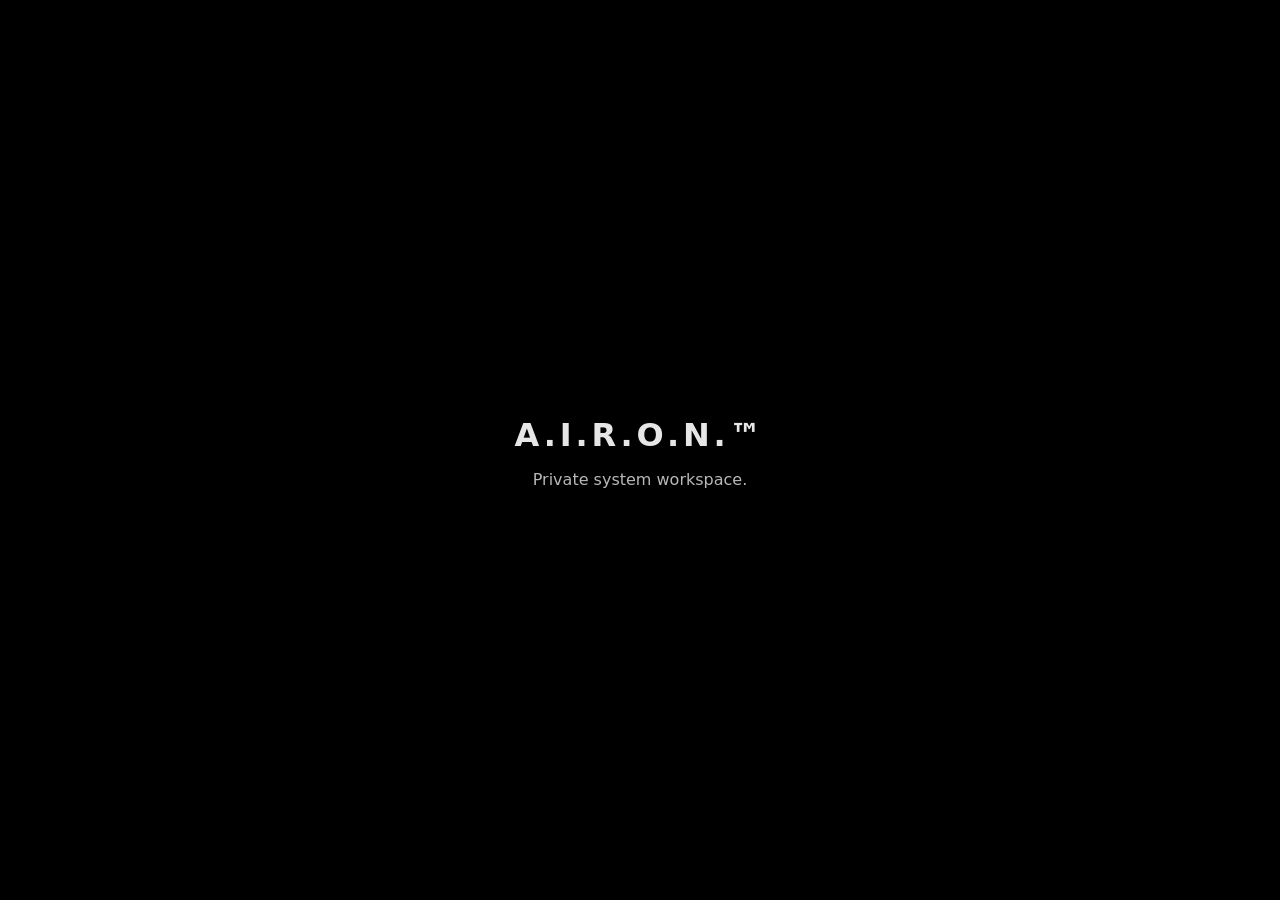
<file: airon/index.html>
<!DOCTYPE html>
<html lang="en">
<head>
  <meta charset="UTF-8" />
  <title>A.I.R.O.N.™</title>
  <meta name="viewport" content="width=device-width, initial-scale=1" />
  <style>
    html, body {
      margin: 0;
      padding: 0;
      background: #000;
      color: #e6e6e6;
      font-family: system-ui, -apple-system, Segoe UI, Roboto, Arial, sans-serif;
    }
    .wrap {
      min-height: 100vh;
      display: flex;
      align-items: center;
      justify-content: center;
      text-align: center;
    }
    h1 {
      font-size: 32px;
      margin-bottom: 12px;
      letter-spacing: 0.12em;
    }
    p {
      opacity: 0.8;
    }
  </style>
</head>
<body>
  <div class="wrap">
    <div>
      <h1>A.I.R.O.N.™</h1>
      <p>Private system workspace.</p>
    </div>
  </div>
</body>
</html>
</file>
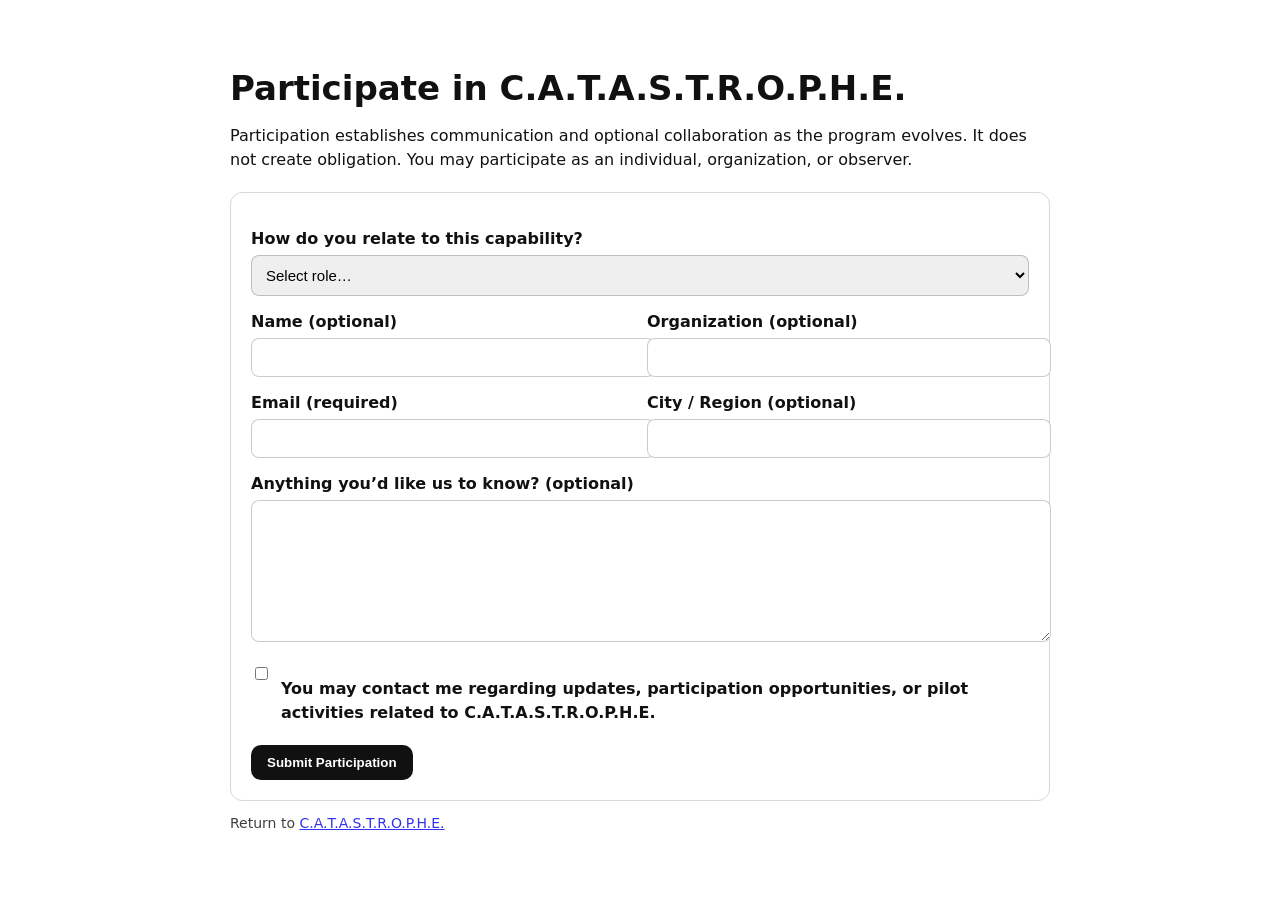
<file: participate/index.html>
<!doctype html>
<html lang="en">
<head>
  <meta charset="utf-8" />
  <meta name="viewport" content="width=device-width,initial-scale=1" />
  <title>Participate — C.A.T.A.S.T.R.O.P.H.E.</title>
  <meta name="description" content="Participation intake for C.A.T.A.S.T.R.O.P.H.E. — updates, pilot opportunities, and collaborative capability development." />

  <style>
    body {
      margin: 0;
      font-family: system-ui, -apple-system, Segoe UI, Roboto, Arial, sans-serif;
      line-height: 1.5;
      background: #ffffff;
      color: #111;
    }

    main {
      max-width: 820px;
      margin: 0 auto;
      padding: 40px 20px 60px;
    }

    h1 {
      font-size: 34px;
      margin-bottom: 10px;
    }

    p {
      margin: 10px 0;
    }

    .card {
      border: 1px solid rgba(0,0,0,.15);
      border-radius: 12px;
      padding: 20px;
      margin-top: 20px;
    }

    label {
      display: block;
      font-weight: 600;
      margin-top: 14px;
      margin-bottom: 4px;
    }

    input, select, textarea {
      width: 100%;
      padding: 10px;
      border-radius: 8px;
      border: 1px solid rgba(0,0,0,.2);
      font-size: 15px;
    }

    textarea {
      min-height: 120px;
    }

    .row {
      display: grid;
      grid-template-columns: 1fr 1fr;
      gap: 14px;
    }

    @media (max-width: 720px) {
      .row { grid-template-columns: 1fr; }
    }

    .consent {
      display: flex;
      gap: 10px;
      align-items: flex-start;
      margin-top: 14px;
    }

    .consent input {
      width: auto;
      margin-top: 4px;
    }

    button {
      margin-top: 16px;
      padding: 10px 16px;
      border-radius: 10px;
      border: none;
      background: #111;
      color: #fff;
      font-weight: 700;
      cursor: pointer;
    }

    .small {
      font-size: 14px;
      opacity: .8;
      margin-top: 12px;
    }
  </style>
</head>

<body>
  <main>
    <h1>Participate in C.A.T.A.S.T.R.O.P.H.E.</h1>

    <p>
      Participation establishes communication and optional collaboration as the program evolves.
      It does not create obligation. You may participate as an individual, organization, or observer.
    </p>

    <div class="card">

      <form
        name="cat-participation"
        method="POST"
        data-netlify="true"
        data-netlify-honeypot="bot-field"
        action="/participate/thanks/"
      >
        <input type="hidden" name="form-name" value="cat-participation" />

        <p hidden>
          <label>Don’t fill this out if you're human:
            <input name="bot-field" />
          </label>
        </p>

        <label>How do you relate to this capability?</label>
        <select name="role" required>
          <option value="">Select role…</option>
          <option>Fire / EMS</option>
          <option>Industrial operator or technician</option>
          <option>Plant / operations leadership</option>
          <option>Safety professional</option>
          <option>Systems integrator</option>
          <option>Equipment supplier</option>
          <option>Research / academic</option>
          <option>Public observer</option>
          <option>Other</option>
        </select>

        <div class="row">
          <div>
            <label>Name (optional)</label>
            <input type="text" name="name">
          </div>

          <div>
            <label>Organization (optional)</label>
            <input type="text" name="organization">
          </div>
        </div>

        <div class="row">
          <div>
            <label>Email (required)</label>
            <input type="email" name="email" required>
          </div>

          <div>
            <label>City / Region (optional)</label>
            <input type="text" name="location">
          </div>
        </div>

        <label>Anything you’d like us to know? (optional)</label>
        <textarea name="context"></textarea>

        <div class="consent">
          <input type="checkbox" name="consent" required>
          <label>You may contact me regarding updates, participation opportunities, or pilot activities related to C.A.T.A.S.T.R.O.P.H.E.</label>
        </div>

        <button type="submit">Submit Participation</button>

      </form>

    </div>

    <p class="small">
      Return to <a href="/c-a-t-a-s-t-r-o-p-h-e/">C.A.T.A.S.T.R.O.P.H.E.</a>
    </p>

  </main>
</body>
</html>
</file>
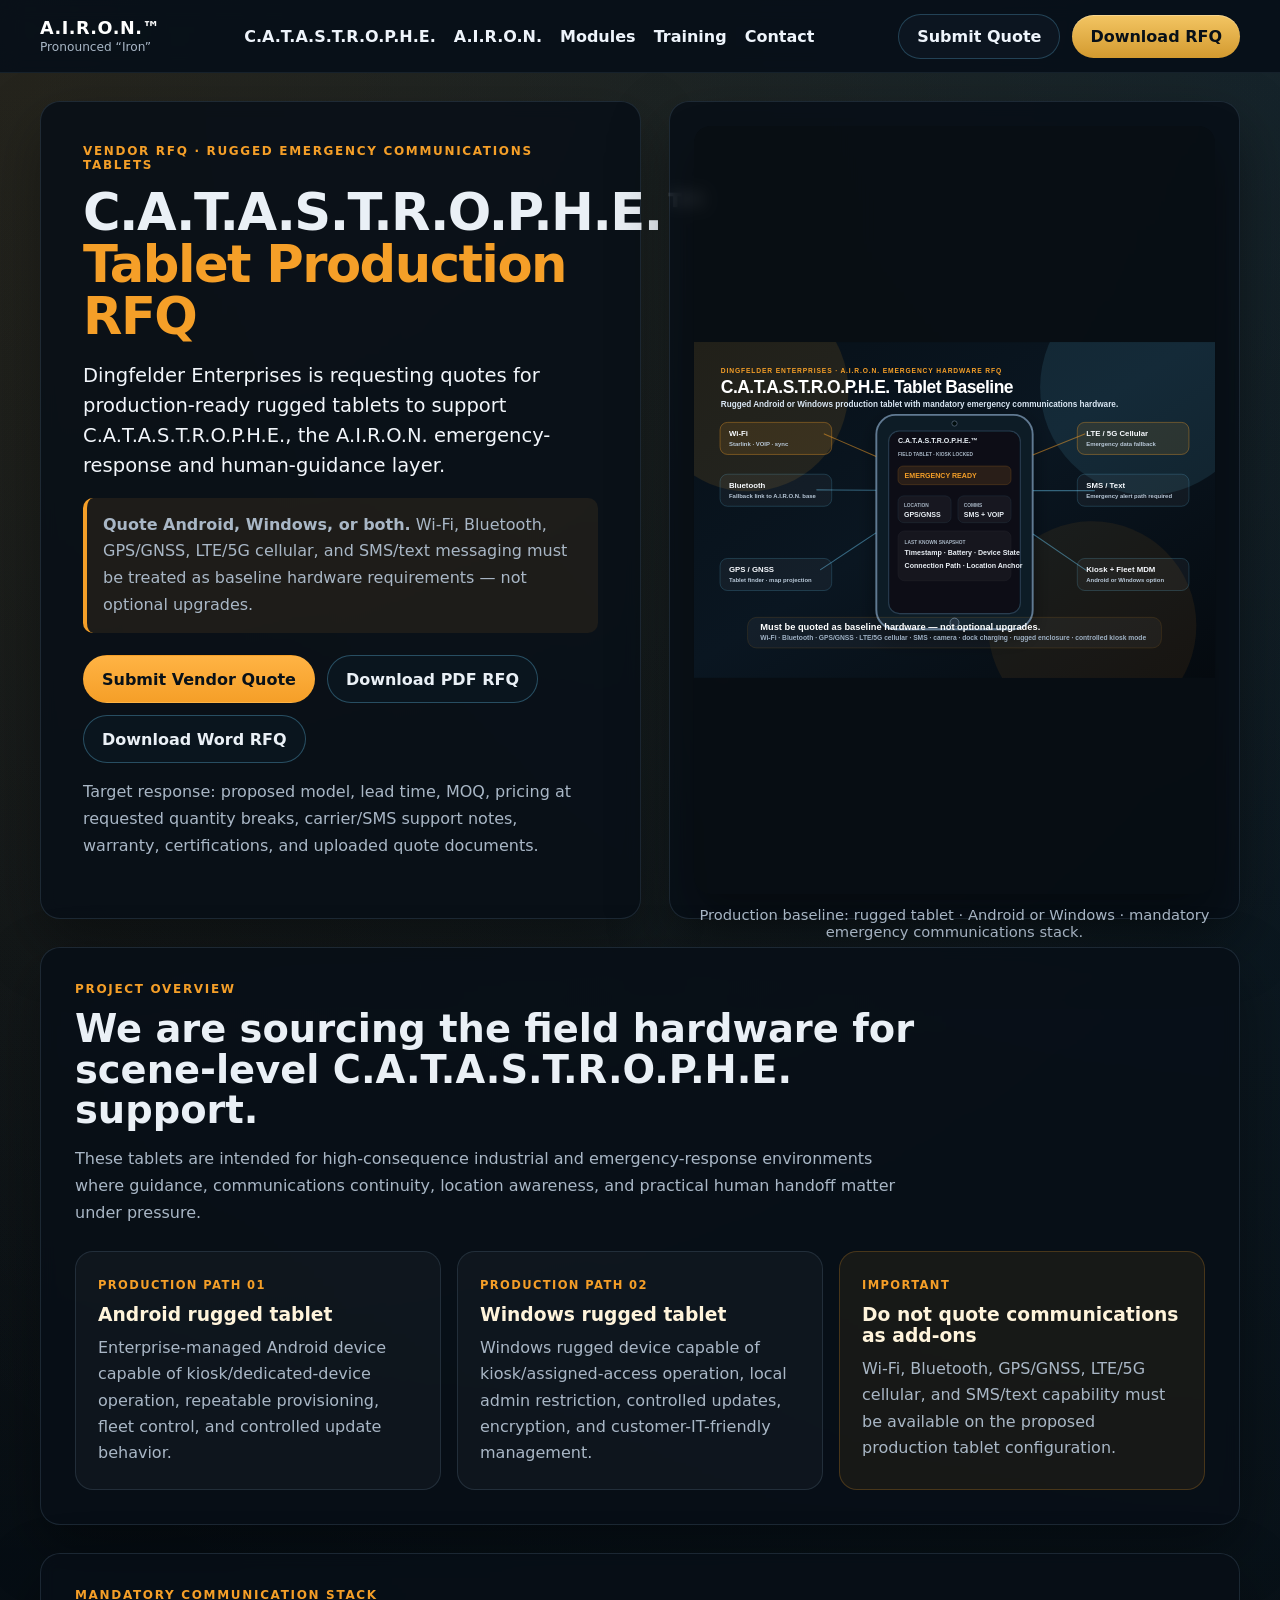
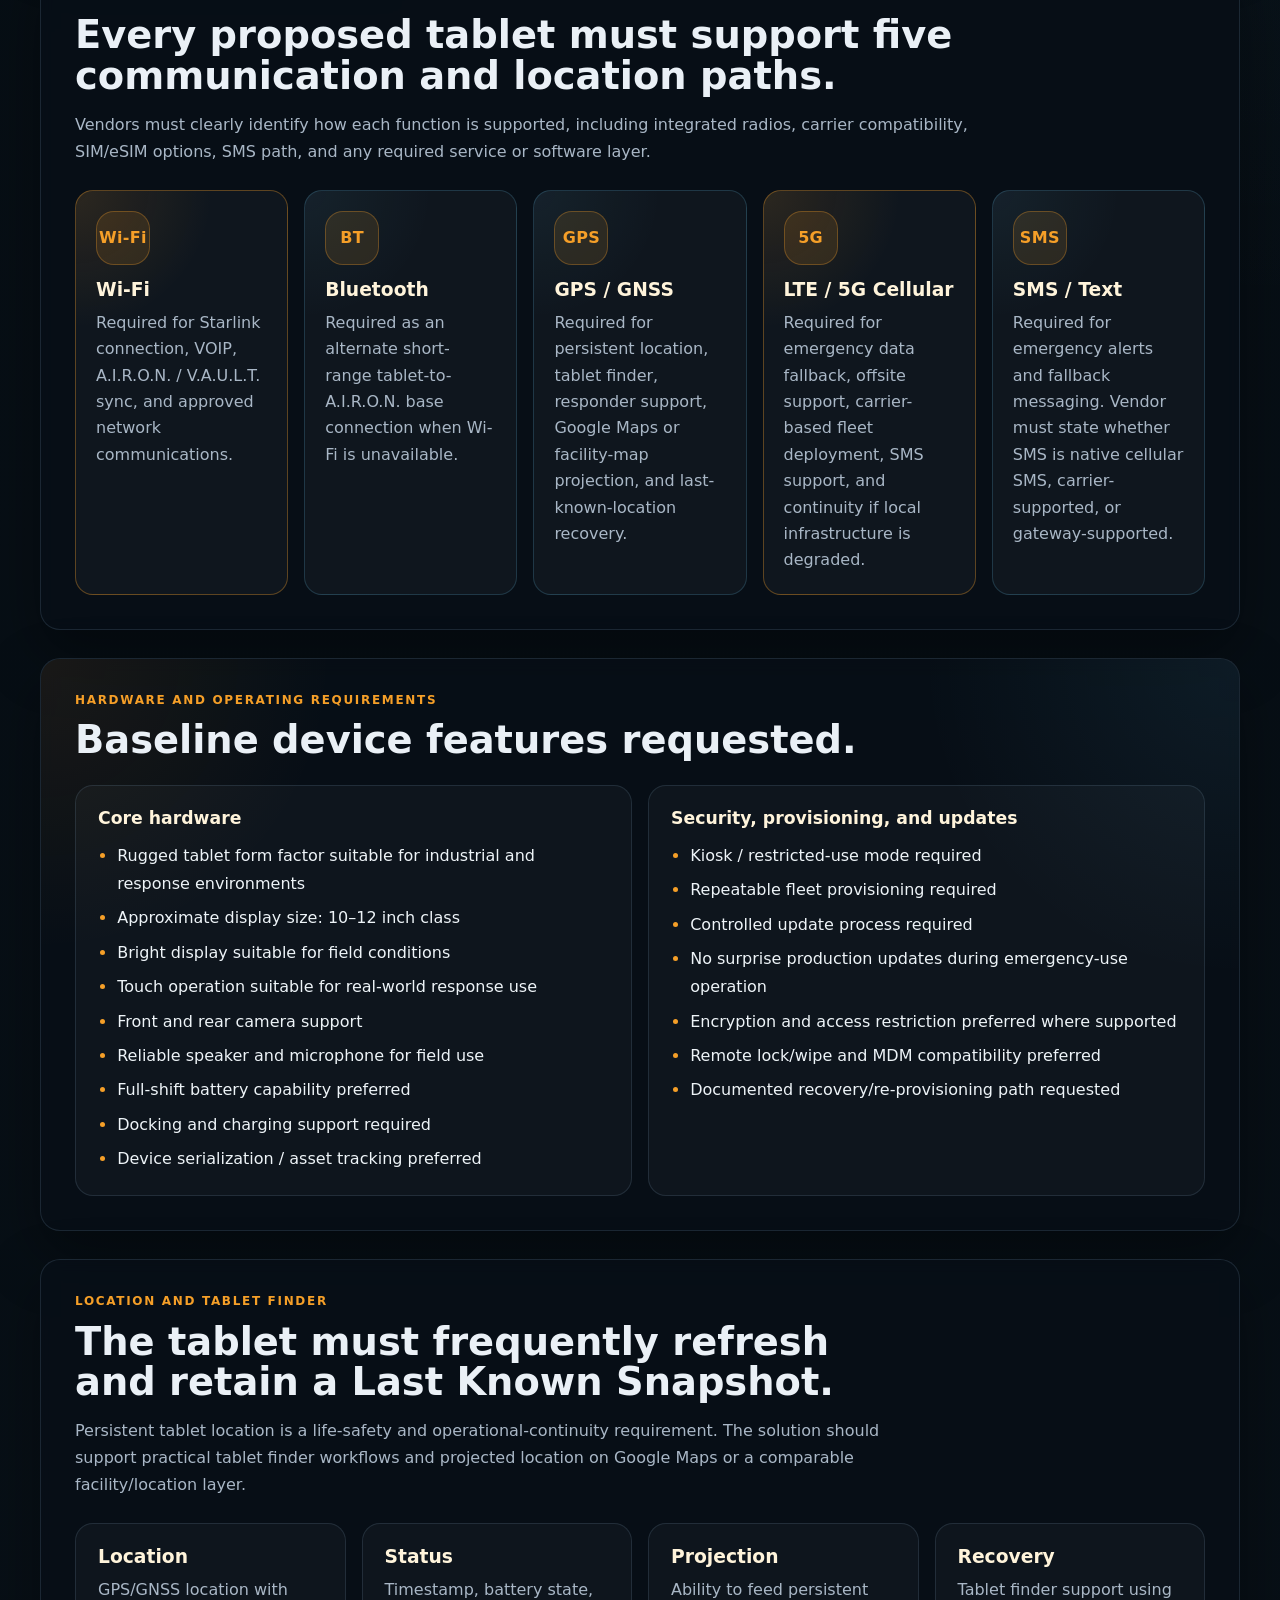
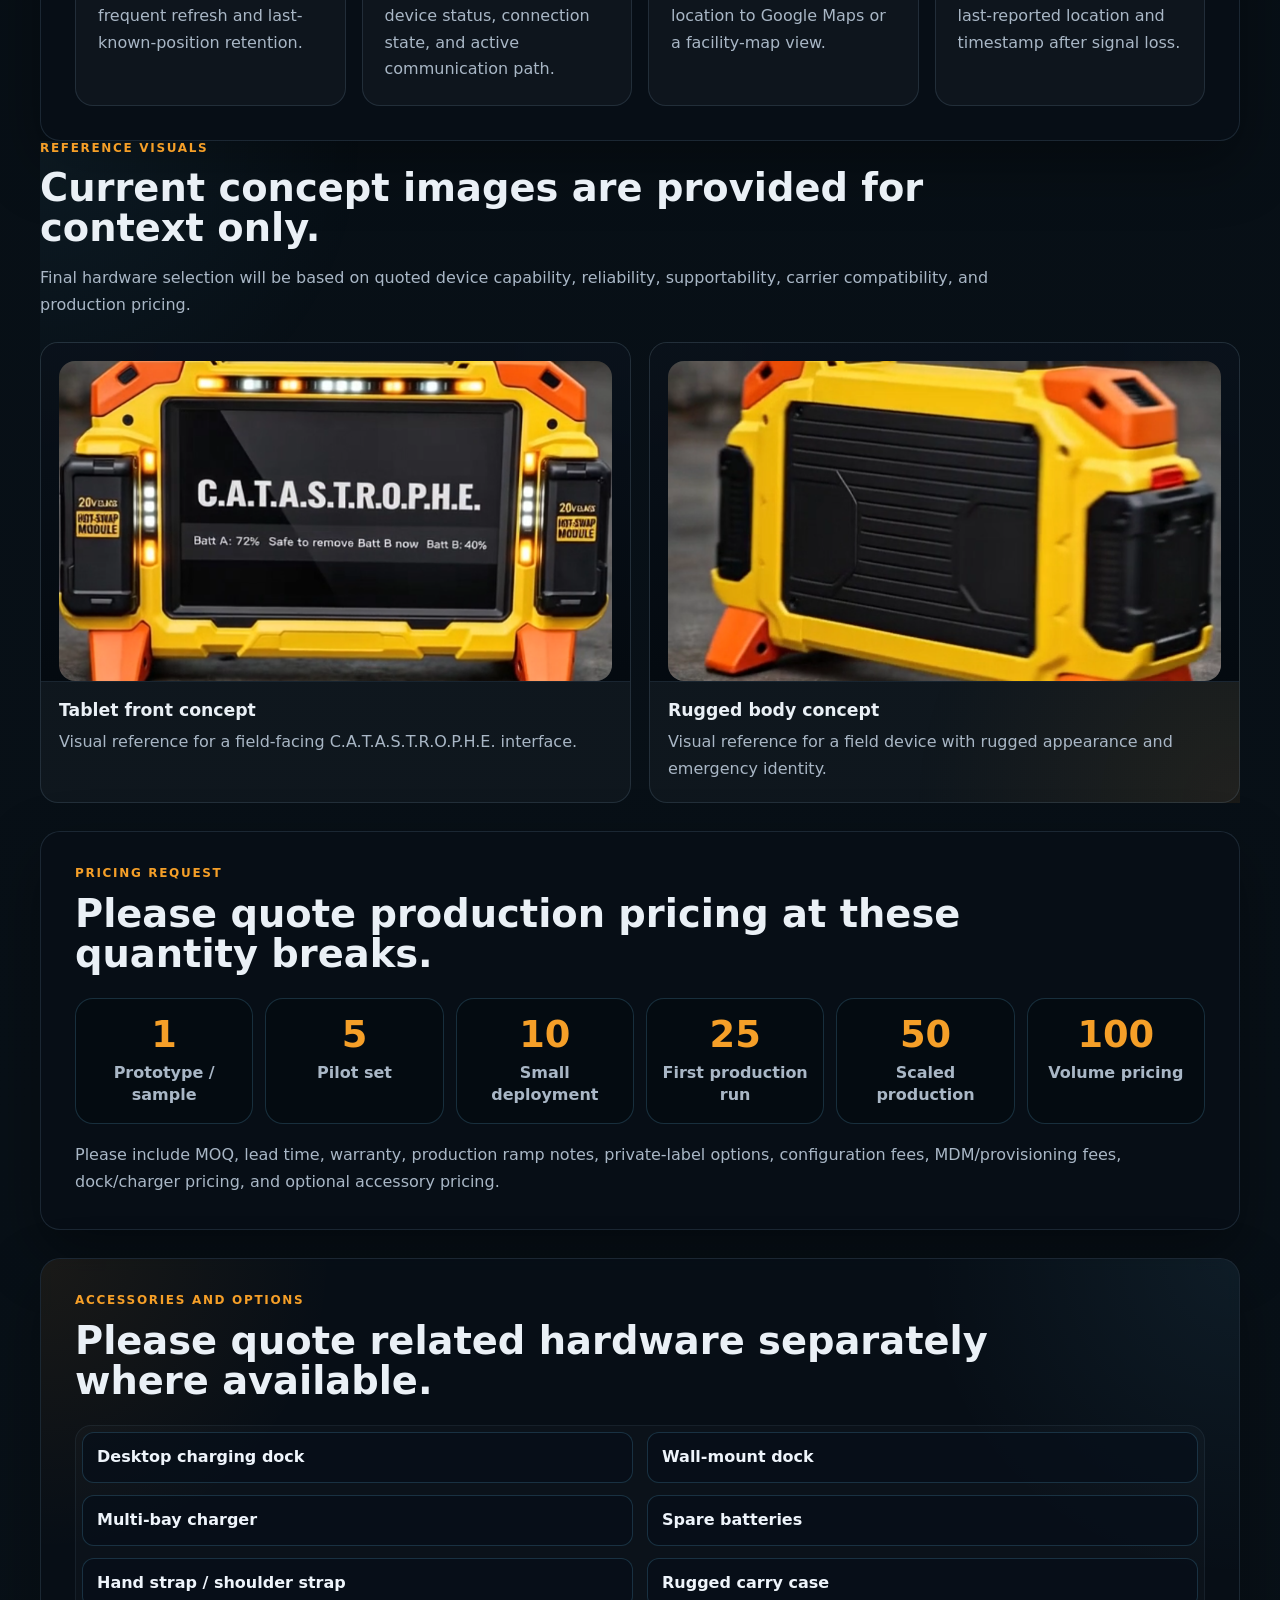
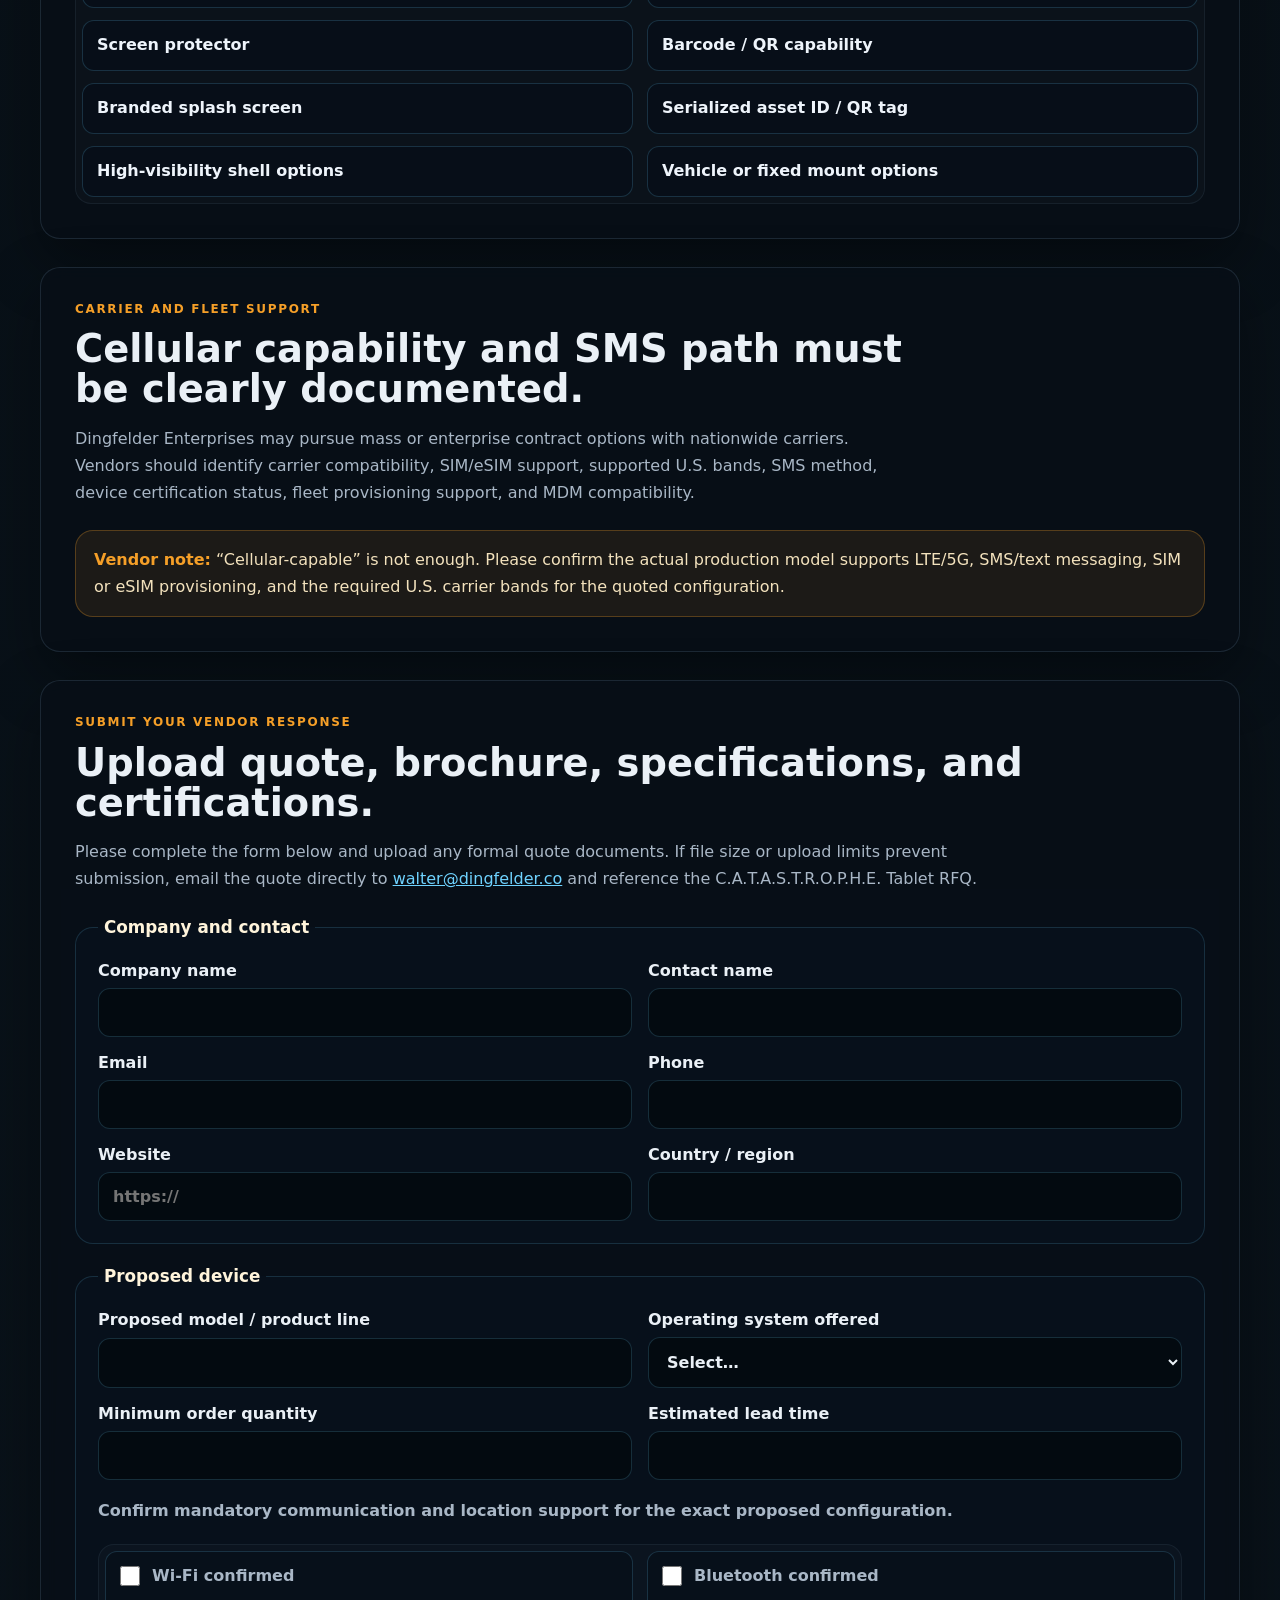
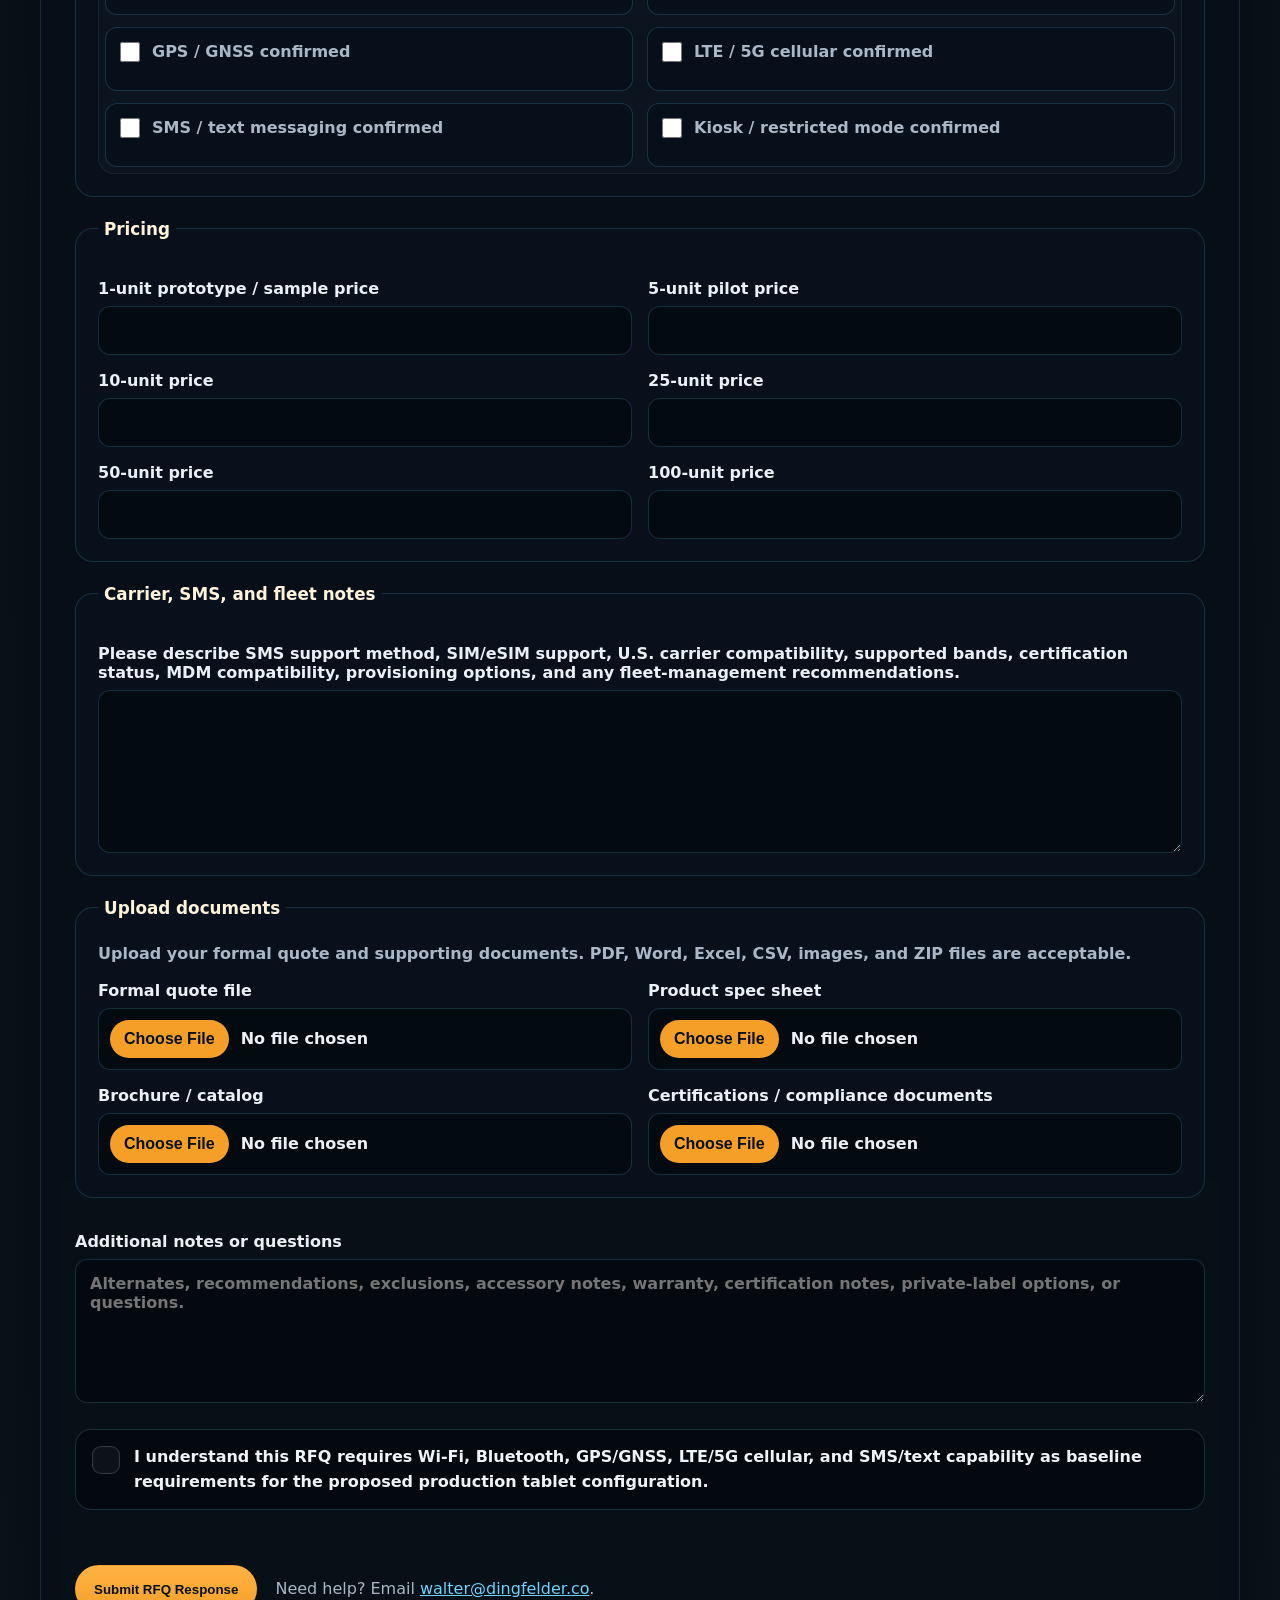
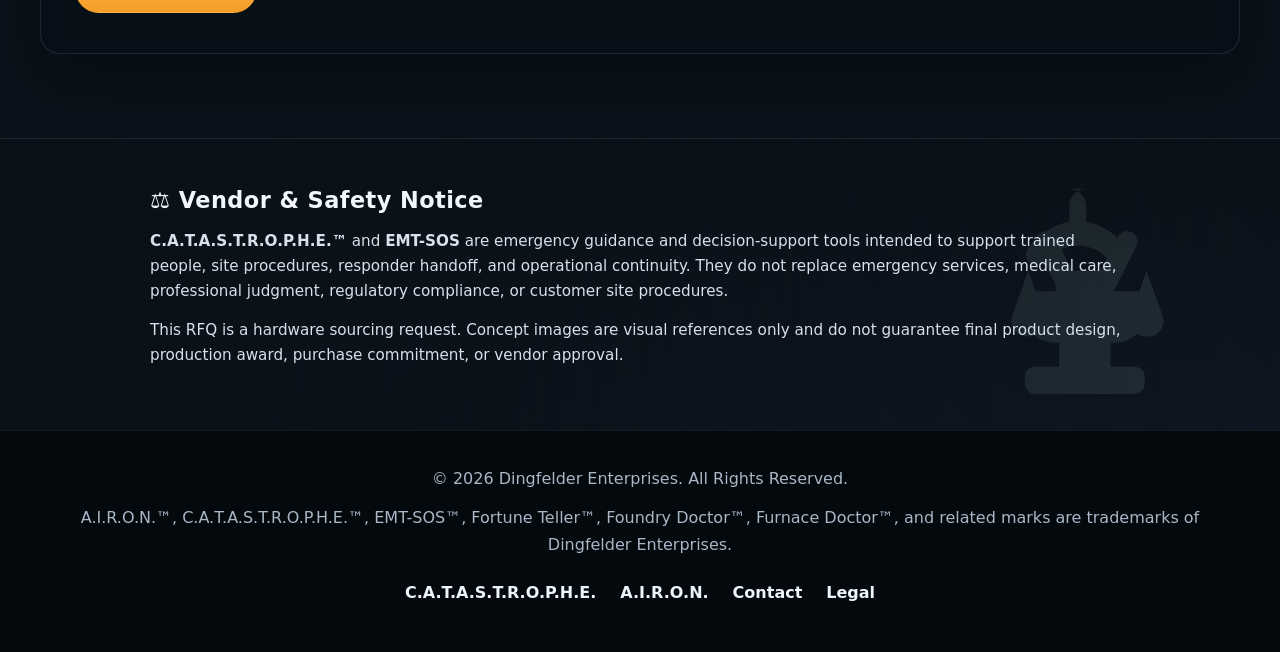
<file: vendor-rfq/index.html>
<!doctype html>
<html lang="en">
<head>
  <meta charset="utf-8" />
  <meta name="viewport" content="width=device-width, initial-scale=1" />
  <title>C.A.T.A.S.T.R.O.P.H.E. Tablet RFQ | Dingfelder Enterprises</title>
  <meta name="description" content="Vendor RFQ for C.A.T.A.S.T.R.O.P.H.E. rugged Android and Windows emergency communications tablets for Dingfelder Enterprises / A.I.R.O.N." />
  <link rel="preload" as="image" href="/assets/graphics/cat-tablet-rfq-communication-stack.svg">
  <link rel="stylesheet" href="/css/catastrophe.css">
</head>
<body>

  <header class="site-header">
    <div class="site-header-inner shell">
      <a class="brand-lockup" href="https://airon.dingfelder.co/a-i-r-o-n">
        <span class="brand-title">A.I.R.O.N.™</span>
        <span class="brand-sub">Pronounced “Iron”</span>
      </a>

      <nav class="site-nav" aria-label="Primary">
        <a href="/">C.A.T.A.S.T.R.O.P.H.E.</a>
        <a href="https://airon.dingfelder.co/a-i-r-o-n">A.I.R.O.N.</a>
        <a href="https://airon.dingfelder.co/a-i-r-o-n/modules">Modules</a>
        <a href="https://training.dingfelder.co/">Training</a>
        <a href="https://dingfelder.co/contact">Contact</a>
      </nav>

      <div class="site-header-actions">
        <a class="quick-jump" href="#submit-rfq">Submit Quote</a>
        <a class="start-discovery" href="/assets/rfq/CATASTROPHE_Tablet_RFQ_Spec_2026-04-27.pdf">Download RFQ</a>
      </div>
    </div>
  </header>

  <main class="cat-page rfq-page">
    <section class="rfq-hero shell">
      <div class="hero-copy rfq-hero-copy">
        <div class="eyebrow">Vendor RFQ · Rugged emergency communications tablets</div>
        <h1>
          <span class="hero-line">C.A.T.A.S.T.R.O.P.H.E.™</span>
          <span class="hero-cat">Tablet Production RFQ</span>
        </h1>
        <p class="lede">Dingfelder Enterprises is requesting quotes for production-ready rugged tablets to support C.A.T.A.S.T.R.O.P.H.E., the A.I.R.O.N. emergency-response and human-guidance layer.</p>
        <p class="clarifier"><strong>Quote Android, Windows, or both.</strong> Wi-Fi, Bluetooth, GPS/GNSS, LTE/5G cellular, and SMS/text messaging must be treated as baseline hardware requirements — not optional upgrades.</p>
        <div class="hero-actions">
          <a class="btn btn-primary" href="#submit-rfq">Submit Vendor Quote</a>
          <a class="btn btn-secondary" href="/assets/rfq/CATASTROPHE_Tablet_RFQ_Spec_2026-04-27.pdf">Download PDF RFQ</a>
          <a class="btn btn-secondary" href="/assets/rfq/CATASTROPHE_Tablet_RFQ_Spec_2026-04-27.docx">Download Word RFQ</a>
        </div>
        <p class="microcopy">Target response: proposed model, lead time, MOQ, pricing at requested quantity breaks, carrier/SMS support notes, warranty, certifications, and uploaded quote documents.</p>
      </div>
      <aside class="hero-visual rfq-hero-visual" aria-label="C.A.T.A.S.T.R.O.P.H.E. tablet RFQ communications stack">
        <img src="/assets/graphics/cat-tablet-rfq-communication-stack.svg" alt="C.A.T.A.S.T.R.O.P.H.E. tablet baseline communication requirements" />
        <div class="visual-caption">Production baseline: rugged tablet · Android or Windows · mandatory emergency communications stack.</div>
      </aside>
    </section>

    <section class="audience shell rfq-summary" id="overview">
      <div class="section-head narrow">
        <div class="eyebrow">Project overview</div>
        <h2>We are sourcing the field hardware for scene-level C.A.T.A.S.T.R.O.P.H.E. support.</h2>
        <p>These tablets are intended for high-consequence industrial and emergency-response environments where guidance, communications continuity, location awareness, and practical human handoff matter under pressure.</p>
      </div>

      <div class="rfq-card-grid three">
        <article class="panel-card rfq-info-card">
          <span class="path-kicker">Production path 01</span>
          <h3>Android rugged tablet</h3>
          <p>Enterprise-managed Android device capable of kiosk/dedicated-device operation, repeatable provisioning, fleet control, and controlled update behavior.</p>
        </article>
        <article class="panel-card rfq-info-card">
          <span class="path-kicker">Production path 02</span>
          <h3>Windows rugged tablet</h3>
          <p>Windows rugged device capable of kiosk/assigned-access operation, local admin restriction, controlled updates, encryption, and customer-IT-friendly management.</p>
        </article>
        <article class="panel-card rfq-info-card boundary-card">
          <span class="path-kicker">Important</span>
          <h3>Do not quote communications as add-ons</h3>
          <p>Wi-Fi, Bluetooth, GPS/GNSS, LTE/5G cellular, and SMS/text capability must be available on the proposed production tablet configuration.</p>
        </article>
      </div>
    </section>

    <section class="capabilities shell rfq-requirements" id="requirements">
      <div class="section-head">
        <div class="eyebrow">Mandatory communication stack</div>
        <h2>Every proposed tablet must support five communication and location paths.</h2>
        <p>Vendors must clearly identify how each function is supported, including integrated radios, carrier compatibility, SIM/eSIM options, SMS path, and any required service or software layer.</p>
      </div>

      <div class="rfq-card-grid five">
        <article class="rfq-requirement-card">
          <span class="rfq-icon">Wi-Fi</span>
          <h3>Wi-Fi</h3>
          <p>Required for Starlink connection, VOIP, A.I.R.O.N. / V.A.U.L.T. sync, and approved network communications.</p>
        </article>
        <article class="rfq-requirement-card">
          <span class="rfq-icon">BT</span>
          <h3>Bluetooth</h3>
          <p>Required as an alternate short-range tablet-to-A.I.R.O.N. base connection when Wi-Fi is unavailable.</p>
        </article>
        <article class="rfq-requirement-card">
          <span class="rfq-icon">GPS</span>
          <h3>GPS / GNSS</h3>
          <p>Required for persistent location, tablet finder, responder support, Google Maps or facility-map projection, and last-known-location recovery.</p>
        </article>
        <article class="rfq-requirement-card">
          <span class="rfq-icon">5G</span>
          <h3>LTE / 5G Cellular</h3>
          <p>Required for emergency data fallback, offsite support, carrier-based fleet deployment, SMS support, and continuity if local infrastructure is degraded.</p>
        </article>
        <article class="rfq-requirement-card">
          <span class="rfq-icon">SMS</span>
          <h3>SMS / Text</h3>
          <p>Required for emergency alerts and fallback messaging. Vendor must state whether SMS is native cellular SMS, carrier-supported, or gateway-supported.</p>
        </article>
      </div>
    </section>

    <section class="definition shell rfq-detail-section" id="hardware">
      <div class="section-head">
        <div class="eyebrow">Hardware and operating requirements</div>
        <h2>Baseline device features requested.</h2>
      </div>

      <div class="rfq-split-grid">
        <article class="panel-card definition-list">
          <h3>Core hardware</h3>
          <ul>
            <li>Rugged tablet form factor suitable for industrial and response environments</li>
            <li>Approximate display size: 10–12 inch class</li>
            <li>Bright display suitable for field conditions</li>
            <li>Touch operation suitable for real-world response use</li>
            <li>Front and rear camera support</li>
            <li>Reliable speaker and microphone for field use</li>
            <li>Full-shift battery capability preferred</li>
            <li>Docking and charging support required</li>
            <li>Device serialization / asset tracking preferred</li>
          </ul>
        </article>
        <article class="panel-card definition-list">
          <h3>Security, provisioning, and updates</h3>
          <ul>
            <li>Kiosk / restricted-use mode required</li>
            <li>Repeatable fleet provisioning required</li>
            <li>Controlled update process required</li>
            <li>No surprise production updates during emergency-use operation</li>
            <li>Encryption and access restriction preferred where supported</li>
            <li>Remote lock/wipe and MDM compatibility preferred</li>
            <li>Documented recovery/re-provisioning path requested</li>
          </ul>
        </article>
      </div>
    </section>

    <section class="how shell rfq-location" id="location">
      <div class="section-head narrow">
        <div class="eyebrow">Location and tablet finder</div>
        <h2>The tablet must frequently refresh and retain a Last Known Snapshot.</h2>
        <p>Persistent tablet location is a life-safety and operational-continuity requirement. The solution should support practical tablet finder workflows and projected location on Google Maps or a comparable facility/location layer.</p>
      </div>
      <div class="rfq-card-grid four">
        <article class="panel-card rfq-info-card"><h3>Location</h3><p>GPS/GNSS location with frequent refresh and last-known-position retention.</p></article>
        <article class="panel-card rfq-info-card"><h3>Status</h3><p>Timestamp, battery state, device status, connection state, and active communication path.</p></article>
        <article class="panel-card rfq-info-card"><h3>Projection</h3><p>Ability to feed persistent location to Google Maps or a facility-map view.</p></article>
        <article class="panel-card rfq-info-card"><h3>Recovery</h3><p>Tablet finder support using last-reported location and timestamp after signal loss.</p></article>
      </div>
    </section>

    <section class="samples shell rfq-visuals" id="concept-images">
      <div class="section-head">
        <div class="eyebrow">Reference visuals</div>
        <h2>Current concept images are provided for context only.</h2>
        <p>Final hardware selection will be based on quoted device capability, reliability, supportability, carrier compatibility, and production pricing.</p>
      </div>
      <div class="sample-grid conceptual-grid">
        <article class="sample-card">
          <figure class="sample-figure"><img src="/img/tablet_face.png" alt="C.A.T.A.S.T.R.O.P.H.E. tablet front concept"></figure>
          <div class="sample-copy"><h3>Tablet front concept</h3><p>Visual reference for a field-facing C.A.T.A.S.T.R.O.P.H.E. interface.</p></div>
        </article>
        <article class="sample-card">
          <figure class="sample-figure"><img src="/img/tablet_back_angle.png" alt="C.A.T.A.S.T.R.O.P.H.E. rugged tablet back angle concept"></figure>
          <div class="sample-copy"><h3>Rugged body concept</h3><p>Visual reference for a field device with rugged appearance and emergency identity.</p></div>
        </article>
      </div>
    </section>

    <section class="capabilities shell rfq-pricing" id="pricing">
      <div class="section-head">
        <div class="eyebrow">Pricing request</div>
        <h2>Please quote production pricing at these quantity breaks.</h2>
      </div>
      <div class="quantity-grid" aria-label="Requested quote quantities">
        <div><strong>1</strong><span>Prototype / sample</span></div>
        <div><strong>5</strong><span>Pilot set</span></div>
        <div><strong>10</strong><span>Small deployment</span></div>
        <div><strong>25</strong><span>First production run</span></div>
        <div><strong>50</strong><span>Scaled production</span></div>
        <div><strong>100</strong><span>Volume pricing</span></div>
      </div>
      <p class="rfq-note">Please include MOQ, lead time, warranty, production ramp notes, private-label options, configuration fees, MDM/provisioning fees, dock/charger pricing, and optional accessory pricing.</p>
    </section>

    <section class="definition shell rfq-accessories" id="accessories">
      <div class="section-head">
        <div class="eyebrow">Accessories and options</div>
        <h2>Please quote related hardware separately where available.</h2>
      </div>
      <div class="compact-check-grid rfq-list-grid">
        <label>Desktop charging dock</label>
        <label>Wall-mount dock</label>
        <label>Multi-bay charger</label>
        <label>Spare batteries</label>
        <label>Hand strap / shoulder strap</label>
        <label>Rugged carry case</label>
        <label>Screen protector</label>
        <label>Barcode / QR capability</label>
        <label>Branded splash screen</label>
        <label>Serialized asset ID / QR tag</label>
        <label>High-visibility shell options</label>
        <label>Vehicle or fixed mount options</label>
      </div>
    </section>

    <section class="how shell rfq-carrier" id="carrier">
      <div class="section-head narrow">
        <div class="eyebrow">Carrier and fleet support</div>
        <h2>Cellular capability and SMS path must be clearly documented.</h2>
        <p>Dingfelder Enterprises may pursue mass or enterprise contract options with nationwide carriers. Vendors should identify carrier compatibility, SIM/eSIM support, supported U.S. bands, SMS method, device certification status, fleet provisioning support, and MDM compatibility.</p>
      </div>
      <div class="safety-boundary-statement"><strong>Vendor note:</strong> “Cellular-capable” is not enough. Please confirm the actual production model supports LTE/5G, SMS/text messaging, SIM or eSIM provisioning, and the required U.S. carrier bands for the quoted configuration.</div>
    </section>

    <section class="form-section shell" id="submit-rfq">
      <div class="section-head">
        <div class="eyebrow">Submit your vendor response</div>
        <h2>Upload quote, brochure, specifications, and certifications.</h2>
        <p>Please complete the form below and upload any formal quote documents. If file size or upload limits prevent submission, email the quote directly to <a href="mailto:walter@dingfelder.co">walter@dingfelder.co</a> and reference the C.A.T.A.S.T.R.O.P.H.E. Tablet RFQ.</p>
      </div>

      <form
        class="cat-review-form rfq-vendor-form"
        name="cat-tablet-rfq"
        method="POST"
        data-netlify="true"
        netlify-honeypot="bot-field"
        enctype="multipart/form-data"
        action="/vendor-rfq/thanks/"
      >
        <input type="hidden" name="form-name" value="cat-tablet-rfq">
        <p class="hidden-field"><label>Don’t fill this out if you're human: <input name="bot-field"></label></p>

        <fieldset class="form-fieldset">
          <legend>Company and contact</legend>
          <div class="form-grid">
            <label>Company name <input type="text" name="company_name" required></label>
            <label>Contact name <input type="text" name="contact_name" required></label>
            <label>Email <input type="email" name="email" required></label>
            <label>Phone <input type="tel" name="phone"></label>
            <label>Website <input type="url" name="website" placeholder="https://"></label>
            <label>Country / region <input type="text" name="country_region"></label>
          </div>
        </fieldset>

        <fieldset class="form-fieldset">
          <legend>Proposed device</legend>
          <div class="form-grid">
            <label>Proposed model / product line <input type="text" name="proposed_model" required></label>
            <label>Operating system offered
              <select name="operating_system" required>
                <option value="">Select…</option>
                <option>Android</option>
                <option>Windows</option>
                <option>Both Android and Windows</option>
                <option>Other / alternate recommendation</option>
              </select>
            </label>
            <label>Minimum order quantity <input type="text" name="moq"></label>
            <label>Estimated lead time <input type="text" name="lead_time"></label>
          </div>
          <p class="fieldset-helper">Confirm mandatory communication and location support for the exact proposed configuration.</p>
          <div class="compact-check-grid rfq-checks">
            <label><input type="checkbox" name="mandatory_support" value="Wi-Fi confirmed" required> Wi-Fi confirmed</label>
            <label><input type="checkbox" name="mandatory_support" value="Bluetooth confirmed" required> Bluetooth confirmed</label>
            <label><input type="checkbox" name="mandatory_support" value="GPS/GNSS confirmed" required> GPS / GNSS confirmed</label>
            <label><input type="checkbox" name="mandatory_support" value="LTE/5G cellular confirmed" required> LTE / 5G cellular confirmed</label>
            <label><input type="checkbox" name="mandatory_support" value="SMS/text messaging confirmed" required> SMS / text messaging confirmed</label>
            <label><input type="checkbox" name="mandatory_support" value="Kiosk/restricted mode confirmed"> Kiosk / restricted mode confirmed</label>
          </div>
        </fieldset>

        <fieldset class="form-fieldset">
          <legend>Pricing</legend>
          <div class="form-grid form-grid-secondary">
            <label>1-unit prototype / sample price <input type="text" name="price_1_unit"></label>
            <label>5-unit pilot price <input type="text" name="price_5_units"></label>
            <label>10-unit price <input type="text" name="price_10_units"></label>
            <label>25-unit price <input type="text" name="price_25_units"></label>
            <label>50-unit price <input type="text" name="price_50_units"></label>
            <label>100-unit price <input type="text" name="price_100_units"></label>
          </div>
        </fieldset>

        <fieldset class="form-fieldset">
          <legend>Carrier, SMS, and fleet notes</legend>
          <label class="full-width">Please describe SMS support method, SIM/eSIM support, U.S. carrier compatibility, supported bands, certification status, MDM compatibility, provisioning options, and any fleet-management recommendations.
            <textarea name="carrier_sms_fleet_notes" rows="7"></textarea>
          </label>
        </fieldset>

        <fieldset class="form-fieldset">
          <legend>Upload documents</legend>
          <p class="fieldset-intro">Upload your formal quote and supporting documents. PDF, Word, Excel, CSV, images, and ZIP files are acceptable.</p>
          <div class="form-grid">
            <label>Formal quote file <input type="file" name="formal_quote_file" accept=".pdf,.doc,.docx,.xls,.xlsx,.csv,.zip,.png,.jpg,.jpeg"></label>
            <label>Product spec sheet <input type="file" name="product_spec_file" accept=".pdf,.doc,.docx,.xls,.xlsx,.csv,.zip,.png,.jpg,.jpeg"></label>
            <label>Brochure / catalog <input type="file" name="brochure_file" accept=".pdf,.doc,.docx,.zip,.png,.jpg,.jpeg"></label>
            <label>Certifications / compliance documents <input type="file" name="certifications_file" accept=".pdf,.doc,.docx,.zip,.png,.jpg,.jpeg"></label>
          </div>
        </fieldset>

        <label class="full-width">Additional notes or questions
          <textarea name="additional_notes" rows="6" placeholder="Alternates, recommendations, exclusions, accessory notes, warranty, certification notes, private-label options, or questions."></textarea>
        </label>

        <label class="consent-check" for="rfqConfirm">
          <input type="checkbox" name="vendor_confirmation" id="rfqConfirm" value="Vendor understands mandatory baseline requirements" required>
          <span class="consent-box" aria-hidden="true"></span>
          <span class="consent-copy">I understand this RFQ requires Wi-Fi, Bluetooth, GPS/GNSS, LTE/5G cellular, and SMS/text capability as baseline requirements for the proposed production tablet configuration.</span>
        </label>

        <div class="submit-row">
          <button class="btn btn-primary" type="submit">Submit RFQ Response</button>
          <p>Need help? Email <a href="mailto:walter@dingfelder.co">walter@dingfelder.co</a>.</p>
        </div>
      </form>
    </section>
  </main>

  <section class="cat-legal-notice" aria-labelledby="legalNoticeTitle">
    <div class="cat-legal-wrap">
      <h2 id="legalNoticeTitle">⚖️ Vendor &amp; Safety Notice</h2>
      <p><strong>C.A.T.A.S.T.R.O.P.H.E.™</strong> and <strong>EMT-SOS</strong> are emergency guidance and decision-support tools intended to support trained people, site procedures, responder handoff, and operational continuity. They do not replace emergency services, medical care, professional judgment, regulatory compliance, or customer site procedures.</p>
      <p>This RFQ is a hardware sourcing request. Concept images are visual references only and do not guarantee final product design, production award, purchase commitment, or vendor approval.</p>
    </div>
  </section>

  <footer class="site-footer">
    <div class="site-footer-inner shell">
      <p class="footer-copy">© 2026 Dingfelder Enterprises. All Rights Reserved.</p>
      <p class="footer-copy">A.I.R.O.N.™, C.A.T.A.S.T.R.O.P.H.E.™, EMT-SOS™, Fortune Teller™, Foundry Doctor™, Furnace Doctor™, and related marks are trademarks of Dingfelder Enterprises.</p>
      <nav class="footer-nav" aria-label="Footer">
        <a href="/">C.A.T.A.S.T.R.O.P.H.E.</a>
        <a href="https://airon.dingfelder.co/a-i-r-o-n">A.I.R.O.N.</a>
        <a href="https://dingfelder.co/contact">Contact</a>
        <a href="https://dingfelder.co/legal">Legal</a>
      </nav>
    </div>
  </footer>

</body>
</html>
</file>
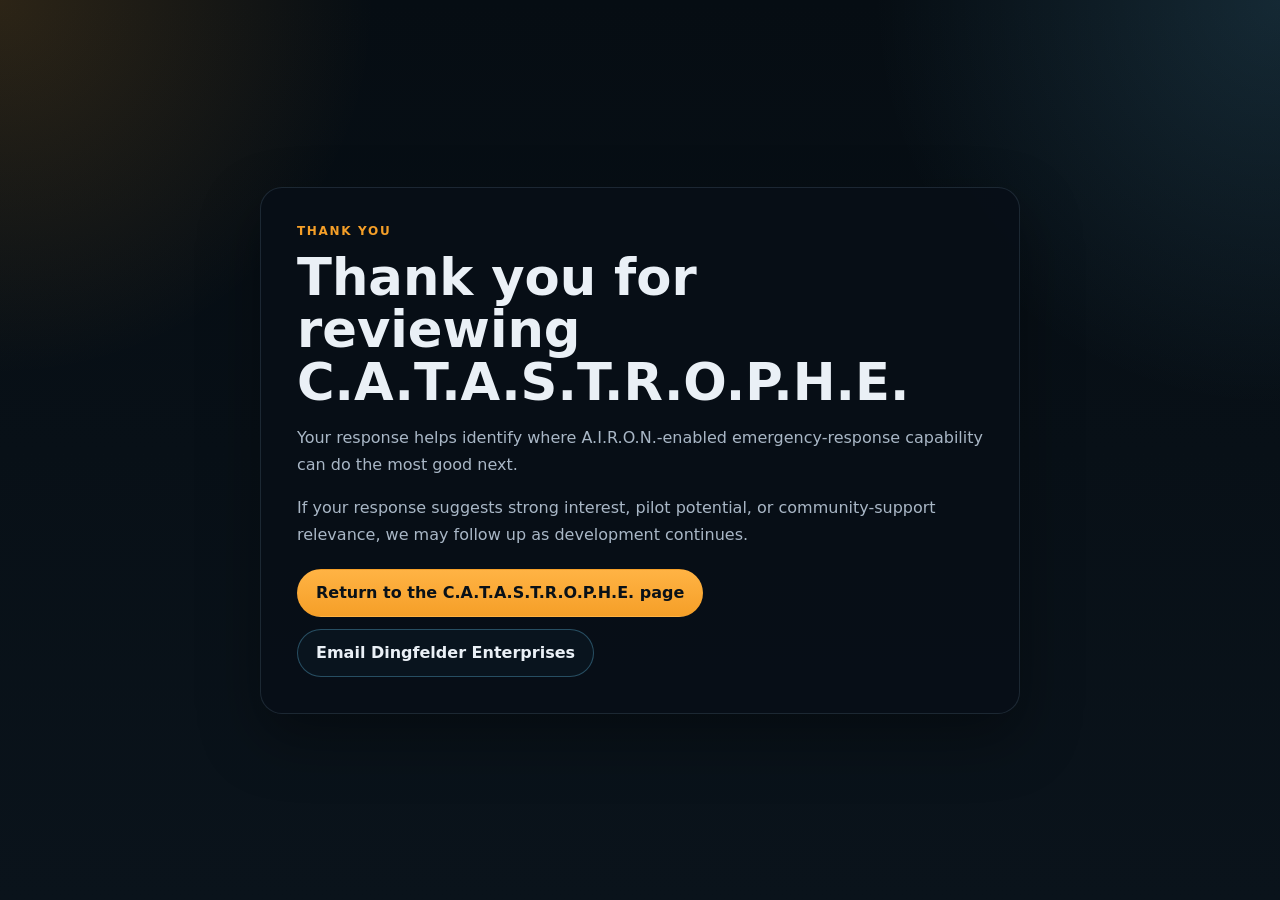
<file: participate/thanks/index.html>
<!doctype html>
<html lang="en">
<head>
<meta charset="utf-8">
<title>Thank you — C.A.T.A.S.T.R.O.P.H.E.</title>
<meta name="viewport" content="width=device-width,initial-scale=1">
<style>
:root {
  --bg: #071018;
  --panel: rgba(8, 15, 23, 0.92);
  --stroke: rgba(123, 154, 181, 0.18);
  --text: #eaf0f6;
  --muted: #a9b7c6;
  --gold: #f59f28;
  --blue: #6fd3ff;
}
* { box-sizing: border-box; }
body {
  margin: 0;
  min-height: 100vh;
  display: grid;
  place-items: center;
  padding: 24px;
  color: var(--text);
  font-family: Inter, system-ui, -apple-system, BlinkMacSystemFont, "Segoe UI", Arial, sans-serif;
  background:
    radial-gradient(circle at top left, rgba(245,159,40,0.16), transparent 24%),
    radial-gradient(circle at top right, rgba(111,211,255,0.14), transparent 26%),
    linear-gradient(180deg, #060d13 0%, #0a131b 100%);
}
.card {
  width: min(760px, 100%);
  border-radius: 22px;
  border: 1px solid var(--stroke);
  background: var(--panel);
  box-shadow: 0 24px 60px rgba(0, 0, 0, 0.35);
  padding: 36px;
}
.eyebrow {
  color: var(--gold);
  text-transform: uppercase;
  letter-spacing: 0.14em;
  font-size: 0.75rem;
  font-weight: 700;
  margin-bottom: 0.85rem;
}
h1 {
  margin: 0 0 1rem;
  font-size: clamp(2rem, 4vw, 3.2rem);
  line-height: 1.02;
}
p {
  color: var(--muted);
  line-height: 1.7;
}
.actions {
  display: flex;
  gap: 12px;
  flex-wrap: wrap;
  margin-top: 20px;
}
.btn {
  display: inline-flex;
  align-items: center;
  justify-content: center;
  min-height: 48px;
  padding: 0 18px;
  border-radius: 999px;
  border: 1px solid transparent;
  font-weight: 700;
  text-decoration: none;
}
.btn-primary {
  background: linear-gradient(180deg, #ffb344 0%, #f59f28 100%);
  color: #091118;
}
.btn-secondary {
  border-color: rgba(111,211,255,0.3);
  color: var(--text);
  background: rgba(12, 25, 35, 0.66);
}
</style>
</head>
<body>
<div class="card">
  <div class="eyebrow">Thank you</div>
  <h1>Thank you for reviewing C.A.T.A.S.T.R.O.P.H.E.</h1>
  <p>Your response helps identify where A.I.R.O.N.-enabled emergency-response capability can do the most good next.</p>
  <p>If your response suggests strong interest, pilot potential, or community-support relevance, we may follow up as development continues.</p>
  <div class="actions">
    <a class="btn btn-primary" href="/">Return to the C.A.T.A.S.T.R.O.P.H.E. page</a>
    <a class="btn btn-secondary" href="mailto:walter@dingfelder.co">Email Dingfelder Enterprises</a>
  </div>
</div>
</body>
</html>
</file>
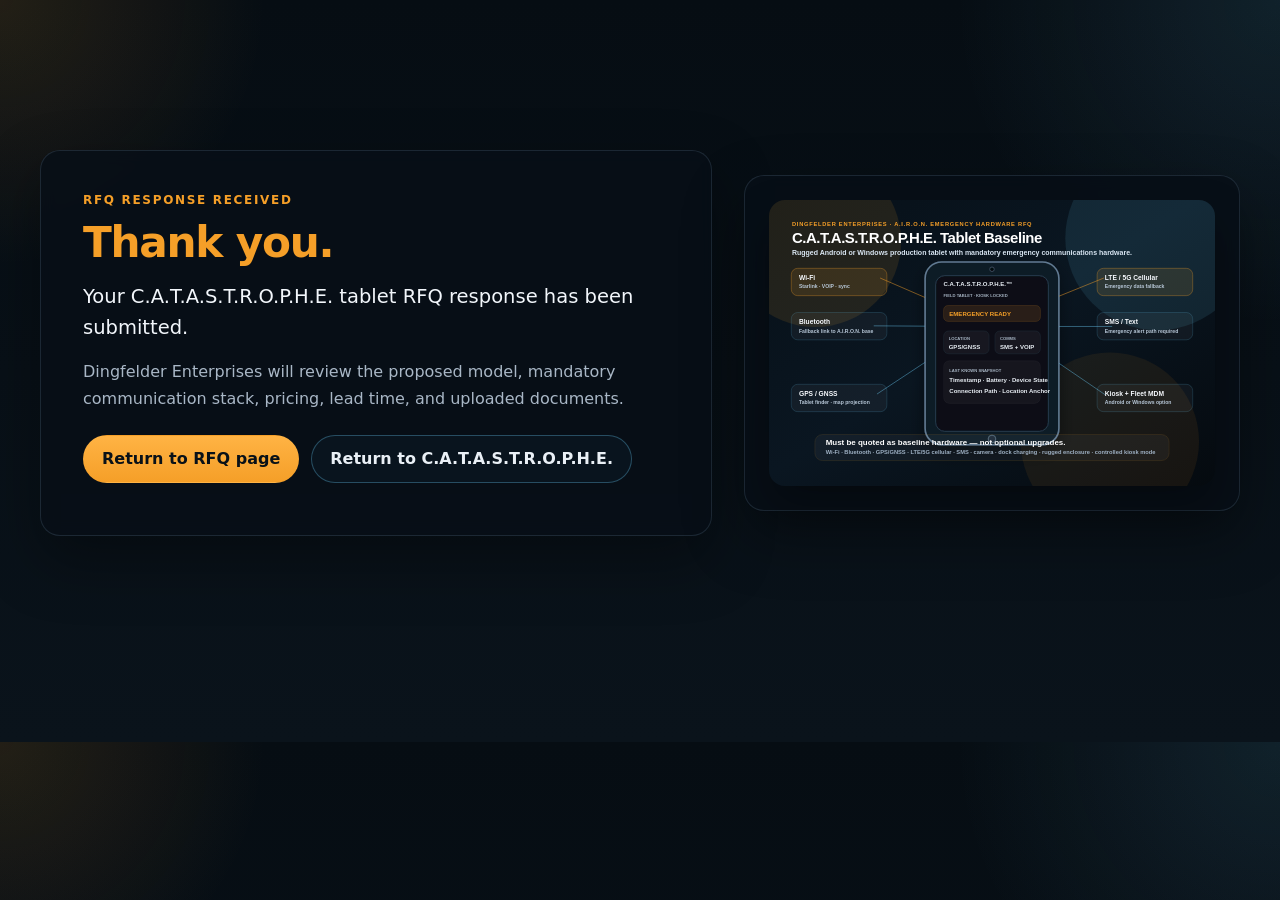
<file: vendor-rfq/thanks/index.html>
<!doctype html>
<html lang="en">
<head>
  <meta charset="utf-8" />
  <meta name="viewport" content="width=device-width,initial-scale=1" />
  <title>RFQ Submitted — C.A.T.A.S.T.R.O.P.H.E.</title>
  <meta name="description" content="C.A.T.A.S.T.R.O.P.H.E. tablet RFQ submission confirmation." />
  <link rel="stylesheet" href="/css/catastrophe.css">
</head>
<body>
  <main class="cat-page rfq-page">
    <section class="hero shell rfq-thanks">
      <div class="hero-copy">
        <div class="eyebrow">RFQ response received</div>
        <h1><span class="hero-cat">Thank you.</span></h1>
        <p class="lede">Your C.A.T.A.S.T.R.O.P.H.E. tablet RFQ response has been submitted.</p>
        <p class="support">Dingfelder Enterprises will review the proposed model, mandatory communication stack, pricing, lead time, and uploaded documents.</p>
        <div class="hero-actions">
          <a class="btn btn-primary" href="/vendor-rfq/">Return to RFQ page</a>
          <a class="btn btn-secondary" href="/">Return to C.A.T.A.S.T.R.O.P.H.E.</a>
        </div>
      </div>
      <aside class="hero-visual">
        <img src="/assets/graphics/cat-tablet-rfq-communication-stack.svg" alt="C.A.T.A.S.T.R.O.P.H.E. tablet baseline communication requirements" />
      </aside>
    </section>
  </main>
</body>
</html>
</file>
<file: css/catastrophe.css>
:root {
  --bg: #071018;
  --bg-soft: #0d1821;
  --panel: rgba(8, 15, 23, 0.84);
  --stroke: rgba(123, 154, 181, 0.18);
  --text: #eaf0f6;
  --muted: #a9b7c6;
  --gold: #f59f28;
  --blue: #6fd3ff;
  --btn: #f59f28;
  --btn-text: #091118;
  --max: 1200px;
  --radius: 20px;
  --shadow: 0 24px 60px rgba(0, 0, 0, 0.35);
}

* { box-sizing: border-box; }
html { scroll-behavior: smooth; }
body {
  margin: 0;
  font-family: Inter, system-ui, -apple-system, BlinkMacSystemFont, "Segoe UI", Arial, sans-serif;
  color: var(--text);
  background:
    radial-gradient(circle at top left, rgba(245,159,40,0.16), transparent 24%),
    radial-gradient(circle at top right, rgba(111,211,255,0.14), transparent 26%),
    linear-gradient(180deg, #060d13 0%, #0a131b 100%);
}

a { color: var(--blue); }
img { max-width: 100%; display: block; }

.shell {
  width: min(calc(100% - 2rem), var(--max));
  margin: 0 auto;
}

.cat-page {
  padding: 36px 0 84px;
}

.eyebrow {
  color: var(--gold);
  text-transform: uppercase;
  letter-spacing: 0.14em;
  font-size: 0.75rem;
  font-weight: 700;
  margin-bottom: 0.85rem;
}

.hero {
  display: grid;
  grid-template-columns: minmax(0, 1.15fr) minmax(280px, 0.85fr);
  gap: 32px;
  align-items: center;
}

.hero-copy,
.hero-visual,
.audience,
.how,
.capabilities,
.form-section {
  background: var(--panel);
  border: 1px solid var(--stroke);
  border-radius: var(--radius);
  box-shadow: var(--shadow);
  backdrop-filter: blur(8px);
}

.hero-copy {
  padding: 42px;
}
.hero-copy h1 {
  margin: 0 0 1.15rem;
  font-size: clamp(1.6rem, 3.3vw, 3.35rem);
  line-height: 1.02;
  letter-spacing: -0.03em;
  max-width: none;
}

.hero-line,
.hero-cat {
  display: block;
}

.hero-line {
  color: var(--text);
}

.hero-cat {
  color: var(--gold);
}

.lede {
  font-size: 1.22rem;
  line-height: 1.55;
  color: #f2f6fb;
  margin: 0 0 1rem;
}
.support, .clarifier, .microcopy, .section-head p, .cap-card p, .step-card p, .submit-row p {
  color: var(--muted);
  line-height: 1.68;
}
.clarifier {
  padding: 14px 16px;
  border-left: 4px solid var(--gold);
  background: rgba(245,159,40,0.08);
  border-radius: 10px;
}
.hero-actions {
  display: flex;
  flex-wrap: wrap;
  gap: 12px;
  margin: 22px 0 10px;
}
.btn {
  display: inline-flex;
  align-items: center;
  justify-content: center;
  min-height: 48px;
  padding: 0 18px;
  border-radius: 999px;
  border: 1px solid transparent;
  font-weight: 700;
  text-decoration: none;
}
.btn-primary {
  background: linear-gradient(180deg, #ffb344 0%, #f59f28 100%);
  color: var(--btn-text);
}
.btn-secondary {
  border-color: rgba(111,211,255,0.3);
  color: var(--text);
  background: rgba(12, 25, 35, 0.66);
}
.hero-visual {
  padding: 24px;
}
.hero-visual img {
  border-radius: 16px;
  width: 100%;
  box-shadow: 0 20px 40px rgba(0,0,0,0.35);
}
.visual-caption {
  color: var(--muted);
  font-size: 0.92rem;
  margin-top: 12px;
  text-align: center;
}

.audience, .definition, .how, .capabilities, .form-section {
  margin-top: 28px;
  padding: 34px;
}

.section-head {
  max-width: 960px;
  margin-bottom: 24px;
}
.section-head.narrow { max-width: 840px; }
.section-head h2 {
  margin: 0 0 0.75rem;
  font-size: clamp(1.8rem, 3vw, 2.75rem);
  line-height: 1.05;
}

.audience-buttons {
  display: flex;
  flex-wrap: wrap;
  gap: 12px;
}
.audience-btn {
  background: rgba(10, 20, 30, 0.9);
  color: var(--text);
  border: 1px solid rgba(111,211,255,0.18);
  border-radius: 999px;
  padding: 14px 18px;
  cursor: pointer;
  font: inherit;
  font-weight: 600;
}
.audience-btn.is-active {
  background: rgba(245,159,40,0.12);
  border-color: rgba(245,159,40,0.65);
  color: #fff5df;
}
.audience-panel {
  margin-top: 18px;
  padding: 18px 20px;
  border-radius: 16px;
  background: rgba(255,255,255,0.03);
  border: 1px solid var(--stroke);
}
.audience-panel p { margin: 0; }


.definition {
  margin-top: 28px;
  padding: 34px;
  background: var(--panel);
  border: 1px solid var(--stroke);
  border-radius: var(--radius);
  box-shadow: var(--shadow);
  backdrop-filter: blur(8px);
}
.definition {
  position: relative;
  overflow: hidden;
}
.definition::before {
  content: "";
  position: absolute;
  inset: 0;
  background:
    radial-gradient(circle at top left, rgba(245,159,40,0.08), transparent 22%),
    radial-gradient(circle at top right, rgba(111,211,255,0.07), transparent 24%);
  pointer-events: none;
}
.definition > * {
  position: relative;
  z-index: 1;
}
.definition-grid {
  display: grid;
  grid-template-columns: 1.05fr 0.95fr;
  gap: 16px;
}
.panel-card {
  border-radius: 18px;
  border: 1px solid var(--stroke);
  background: rgba(255,255,255,0.03);
  padding: 22px;
}
.definition-copy p + p { margin-top: 1rem; }
.definition-copy strong {
  color: var(--gold);
}
.definition-list h3 {
  margin: 0 0 0.9rem;
  font-size: 1.08rem;
  color: #fff4db;
}
.definition-list ul {
  margin: 0;
  padding-left: 1.2rem;
  color: #eef4f8;
  line-height: 1.75;
}
.definition-list li::marker {
  color: var(--gold);
}
.definition-list li strong,
.safety-highlight {
  color: var(--gold);
  font-weight: 700;
}
.definition-list li + li { margin-top: 0.4rem; }

.catastrophe-bridge {
  font-size: 1.05rem;
  line-height: 1.78;
  color: #eaf0f6;
}

.steps {
  display: grid;
  grid-template-columns: repeat(3, minmax(0, 1fr));
  gap: 16px;
}
.step-card,
.cap-card {
  border-radius: 18px;
  border: 1px solid var(--stroke);
  background: rgba(255,255,255,0.03);
}
.step-card {
  padding: 22px;
}
.step-num {
  width: 44px;
  height: 44px;
  border-radius: 50%;
  display: inline-flex;
  align-items: center;
  justify-content: center;
  background: rgba(245,159,40,0.14);
  color: var(--gold);
  font-weight: 800;
  margin-bottom: 12px;
}
.step-card h3,
.cap-card h3 {
  margin: 0 0 0.6rem;
  font-size: 1.15rem;
}

.cards {
  display: grid;
  grid-template-columns: repeat(2, minmax(0, 1fr));
  gap: 16px;
}
.cap-card {
  padding: 20px;
  display: grid;
  grid-template-columns: 120px 1fr;
  gap: 18px;
  align-items: start;
}
.cap-card img {
  width: 120px;
  height: 120px;
  object-fit: contain;
  border-radius: 14px;
  background: rgba(0,0,0,0.25);
  padding: 8px;
}
.cap-card label,
.checkbox-inline {
  display: block;
  margin-top: 14px;
  padding-top: 12px;
  border-top: 1px solid rgba(123, 154, 181, 0.14);
  color: #f4f7fb;
  font-weight: 600;
  line-height: 1.5;
}
.cap-card input[type="checkbox"] {
  transform: translateY(1px);
  margin-right: 8px;
  accent-color: var(--gold);
}
.cap-card-text {
  grid-template-columns: 1fr;
}

.interest-form {
  margin-top: 8px;
}
.form-grid {
  display: grid;
  grid-template-columns: repeat(2, minmax(0, 1fr));
  gap: 16px;
}
.form-grid-secondary {
  margin-top: 16px;
}
label {
  display: grid;
  gap: 8px;
  font-weight: 600;
}
input,
select,
textarea {
  width: 100%;
  border-radius: 12px;
  border: 1px solid rgba(111,211,255,0.18);
  background: rgba(4,10,16,0.92);
  color: var(--text);
  padding: 14px 14px;
  font: inherit;
}
textarea { resize: vertical; }
.full-width {
  display: grid;
  gap: 8px;
  margin-top: 16px;
}
.hidden-field { display: none !important; }
.submit-row {
  display: flex;
  flex-wrap: wrap;
  gap: 14px 18px;
  align-items: center;
  margin-top: 20px;
}

input:focus,
select:focus,
textarea:focus,
button:focus,
a:focus {
  outline: 2px solid rgba(245,159,40,0.6);
  outline-offset: 2px;
}

@media (max-width: 1040px) {
  .steps, .cards, .form-grid { grid-template-columns: 1fr; }
}

@media (max-width: 1200px) {
  .hero {
    grid-template-columns: 1fr;
    gap: 18px;
  }

  .hero-copy {
    padding: 30px 18px 26px;
  }

  .hero-copy h1 {
    font-size: clamp(1.28rem, 4.2vw, 1.85rem);
    line-height: 1;
    letter-spacing: -0.025em;
    max-width: none;
  }

  .lede {
    font-size: 1rem;
  }
}

@media (max-width: 720px) {
  .cat-page { padding-top: 18px; }
  .hero-copy, .hero-visual, .audience, .airon-def, .definition, .how, .samples, .capabilities, .form-section { padding: 22px; }
    .lede { font-size: 1rem; }
  .cap-card { grid-template-columns: 1fr; }
  .cap-card img { width: 100%; height: auto; max-height: 220px; }
}

@media (max-width: 980px) {
  .definition-grid {
    grid-template-columns: 1fr;
  }
}


.airon-def {
  border-radius: 22px;
  border: 1px solid var(--stroke);
  background:
    radial-gradient(circle at top left, rgba(111,211,255,0.06), transparent 26%),
    radial-gradient(circle at bottom right, rgba(245,159,40,0.08), transparent 24%),
    rgba(255,255,255,0.03);
}

.airon-def .definition-copy p + p {
  margin-top: 1rem;
}


.samples {
  position: relative;
  overflow: hidden;
}

.samples::before {
  content: "";
  position: absolute;
  inset: 0;
  background:
    radial-gradient(circle at top left, rgba(111,211,255,0.06), transparent 24%),
    radial-gradient(circle at bottom right, rgba(245,159,40,0.08), transparent 24%);
  pointer-events: none;
}

.samples > * {
  position: relative;
  z-index: 1;
}

.sample-grid {
  display: grid;
  grid-template-columns: repeat(2, minmax(0, 1fr));
  gap: 18px;
  margin-top: 18px;
}

.sample-card {
  border-radius: 18px;
  border: 1px solid var(--stroke);
  background: rgba(255,255,255,0.03);
  overflow: hidden;
}

.sample-screen {
  padding: 16px;
  background:
    linear-gradient(180deg, rgba(9,17,27,0.96), rgba(4,10,16,0.98)),
    radial-gradient(circle at top left, rgba(245,159,40,0.08), transparent 22%),
    radial-gradient(circle at top right, rgba(111,211,255,0.08), transparent 22%);
  border-bottom: 1px solid rgba(123,154,181,0.14);
  min-height: 250px;
  display: grid;
  grid-template-rows: auto 1fr auto;
  gap: 14px;
}

.sample-topbar {
  display: flex;
  justify-content: space-between;
  gap: 12px;
  align-items: center;
  flex-wrap: wrap;
}

.sample-badge,
.sample-status {
  border-radius: 999px;
  padding: 6px 10px;
  font-size: 0.74rem;
  font-weight: 800;
  letter-spacing: 0.06em;
}

.sample-badge {
  color: #081018;
  background: var(--gold);
}

.sample-badge.ready { background: #7ed9a5; }
.sample-badge.sos { background: #ffb14a; }
.sample-badge.sim { background: #7abfff; }

.sample-status {
  color: #dfe9f2;
  background: rgba(255,255,255,0.06);
  border: 1px solid rgba(123,154,181,0.18);
}

.sample-body h3 {
  margin: 0 0 0.8rem;
  font-size: 1.08rem;
}

.sample-list {
  margin: 0;
  padding-left: 1.1rem;
  color: #e8eff6;
  line-height: 1.65;
}

.sample-list li::marker {
  color: var(--gold);
}

.sample-metrics {
  display: grid;
  gap: 10px;
}

.sample-metrics div {
  display: flex;
  justify-content: space-between;
  gap: 16px;
  padding: 10px 12px;
  border-radius: 12px;
  background: rgba(255,255,255,0.04);
  border: 1px solid rgba(123,154,181,0.12);
}

.sample-metrics strong {
  color: #f5f8fb;
}

.sample-metrics span {
  color: var(--gold);
  font-weight: 700;
}

.sample-footer {
  color: #b7c6d4;
  font-size: 0.92rem;
  line-height: 1.45;
  padding-top: 10px;
  border-top: 1px solid rgba(123,154,181,0.14);
}

.sample-copy {
  padding: 18px 18px 20px;
}

.sample-copy h3 {
  margin: 0 0 0.55rem;
  font-size: 1.08rem;
}

.sample-copy p {
  margin: 0;
  color: var(--muted);
  line-height: 1.65;
}

@media (max-width: 1040px) {
  .sample-grid {
    grid-template-columns: 1fr;
  }
}


.conceptual-grid .sample-card {
  display: grid;
  grid-template-rows: auto 1fr;
}

.sample-figure {
  margin: 0;
  padding: 18px 18px 0;
  background:
    linear-gradient(180deg, rgba(9,17,27,0.96), rgba(4,10,16,0.98)),
    radial-gradient(circle at top left, rgba(245,159,40,0.08), transparent 22%),
    radial-gradient(circle at top right, rgba(111,211,255,0.08), transparent 22%);
  border-bottom: 1px solid rgba(123,154,181,0.14);
}

.sample-figure img {
  width: 100%;
  height: 320px;
  object-fit: cover;
  object-position: center;
  border-radius: 16px;
  display: block;
  background: rgba(255,255,255,0.03);
}

.badge-figure img {
  object-fit: contain;
  padding: 12px;
  background:
    radial-gradient(circle at center, rgba(255,255,255,0.06), rgba(255,255,255,0.02) 52%, transparent 72%),
    linear-gradient(180deg, rgba(11,16,24,0.96), rgba(4,10,16,0.98));
}

@media (max-width: 720px) {
  .sample-figure {
    padding: 16px 16px 0;
  }

  .sample-figure img {
    height: 240px;
  }
}


.real-screen-grid {
  grid-template-columns: 1fr;
}

.real-screen-card {
  overflow: hidden;
}

.real-screen {
  padding: 16px;
  background:
    linear-gradient(180deg, rgba(10,16,23,0.98), rgba(7,12,18,0.98)),
    radial-gradient(circle at top left, rgba(45,212,191,0.05), transparent 24%),
    radial-gradient(circle at top right, rgba(245,158,11,0.08), transparent 24%);
  border-bottom: 1px solid rgba(123,154,181,0.14);
}

.real-topbar {
  display: flex;
  justify-content: space-between;
  gap: 12px;
  align-items: center;
  flex-wrap: wrap;
  margin-bottom: 12px;
}

.real-brand {
  font-weight: 900;
  letter-spacing: 1px;
  text-transform: uppercase;
  color: #eef4fb;
}

.real-brand span {
  color: #aebdd0;
  font-size: 0.78rem;
  margin-left: 10px;
}

.real-switch {
  display: flex;
  gap: 8px;
  flex-wrap: wrap;
}

.real-switch span {
  border: 1px solid rgba(255,255,255,0.12);
  background: rgba(255,255,255,0.04);
  color: #d8e3ef;
  border-radius: 12px;
  padding: 7px 12px;
  font-size: 0.75rem;
  font-weight: 800;
  letter-spacing: 0.05em;
  text-transform: uppercase;
}

.real-switch .active {
  border-color: rgba(45,212,191,0.35);
  background: rgba(45,212,191,0.10);
}

.real-switch .active.warn {
  border-color: rgba(245,158,11,0.45);
  background: rgba(245,158,11,0.12);
}

.real-switch .active.danger {
  border-color: rgba(239,68,68,0.45);
  background: rgba(239,68,68,0.12);
}

.real-pills {
  display: flex;
  gap: 10px;
  flex-wrap: wrap;
  margin-bottom: 14px;
}

.real-pills span {
  display: inline-flex;
  gap: 8px;
  align-items: center;
  padding: 7px 10px;
  border-radius: 999px;
  background: rgba(255,255,255,0.04);
  border: 1px solid rgba(255,255,255,0.08);
  color: #b9c8d8;
  font-size: 0.8rem;
}

.real-pills i {
  width: 10px;
  height: 10px;
  border-radius: 50%;
  display: inline-block;
}

.real-pills .teal { background: #2dd4bf; }
.real-pills .green { background: #22c55e; }
.real-pills .amber { background: #f59e0b; }
.real-pills .red { background: #ef4444; }

.real-header {
  display: flex;
  justify-content: space-between;
  gap: 14px;
  align-items: flex-start;
  flex-wrap: wrap;
  margin-bottom: 14px;
}

.real-header h3 {
  margin: 0;
  font-size: 1.3rem;
}

.real-header p {
  margin: 4px 0 0;
  color: #a9b6c7;
  line-height: 1.5;
}

.real-banner {
  border-radius: 12px;
  padding: 9px 12px;
  font-size: 0.78rem;
  font-weight: 900;
  letter-spacing: 0.05em;
  text-transform: uppercase;
  color: #fff2cf;
  border: 1px solid rgba(245,158,11,0.32);
  background: rgba(245,158,11,0.12);
}

.real-banner.green {
  color: #dcffe9;
  border-color: rgba(34,197,94,0.32);
  background: rgba(34,197,94,0.12);
}

.real-banner.red {
  color: #ffe0e0;
  border-color: rgba(239,68,68,0.32);
  background: rgba(239,68,68,0.14);
}

.real-grid.two {
  display: grid;
  grid-template-columns: 1.15fr 0.85fr;
  gap: 14px;
}

.real-panel {
  border-radius: 16px;
  border: 1px solid rgba(255,255,255,0.09);
  background: rgba(18,27,37,0.74);
  padding: 14px;
  min-width: 0;
}

.real-panel-title {
  margin: 0 0 12px;
  font-size: 0.92rem;
  font-weight: 900;
  letter-spacing: 0.05em;
  text-transform: uppercase;
  color: #eef5fb;
}

.real-minirow {
  display: flex;
  gap: 10px;
  flex-wrap: wrap;
  margin-bottom: 12px;
}

.real-mini {
  flex: 1 1 180px;
  border-radius: 12px;
  padding: 10px 12px;
  border: 1px solid rgba(255,255,255,0.08);
  background: rgba(255,255,255,0.03);
  color: #eaf2fb;
  font-size: 0.85rem;
  font-weight: 700;
}

.real-mini.good { border-color: rgba(34,197,94,0.28); }
.real-mini.warn { border-color: rgba(245,158,11,0.28); }
.real-mini.danger { border-color: rgba(239,68,68,0.28); }

.real-action {
  display: flex;
  gap: 12px;
  align-items: flex-start;
  border-radius: 14px;
  padding: 11px 12px;
  border: 1px solid rgba(255,255,255,0.09);
  background: rgba(255,255,255,0.03);
  margin-top: 10px;
}

.real-action .n {
  width: 36px;
  height: 36px;
  border-radius: 12px;
  display: inline-flex;
  align-items: center;
  justify-content: center;
  font-weight: 900;
  border: 1px solid rgba(255,255,255,0.14);
  background: rgba(255,255,255,0.04);
  flex: 0 0 auto;
}

.real-action strong {
  display: block;
  text-transform: uppercase;
  letter-spacing: 0.03em;
  font-size: 0.9rem;
}

.real-action small {
  display: block;
  color: #a9b6c7;
  line-height: 1.45;
  margin-top: 3px;
}

.real-action.amber { border-color: rgba(245,158,11,0.40); background: rgba(245,158,11,0.10); }
.real-action.teal { border-color: rgba(45,212,191,0.34); background: rgba(45,212,191,0.08); }
.real-action.red { border-color: rgba(239,68,68,0.42); background: rgba(239,68,68,0.10); }
.real-action.green { border-color: rgba(34,197,94,0.34); background: rgba(34,197,94,0.10); }

.real-tiles {
  display: grid;
  grid-template-columns: repeat(2, minmax(0, 1fr));
  gap: 10px;
}

.real-tiles div {
  border-radius: 12px;
  padding: 12px;
  border: 1px solid rgba(255,255,255,0.08);
  background: rgba(255,255,255,0.03);
  color: #eaf2fb;
  font-size: 0.86rem;
  min-width: 0;
}

.real-tiles b {
  float: right;
  color: #ffffff;
}

.real-snapshot,
.real-msds,
.real-lockbox,
.real-alert {
  margin-top: 12px;
  border-radius: 14px;
  border: 1px solid rgba(255,255,255,0.09);
  background: rgba(255,255,255,0.03);
  padding: 14px;
}

.real-snapshot .tag,
.real-msds .tag {
  display: inline-block;
  border-radius: 999px;
  padding: 4px 8px;
  font-size: 0.68rem;
  font-weight: 800;
  letter-spacing: 0.06em;
  text-transform: uppercase;
  background: rgba(255,255,255,0.08);
  color: #dbe7f2;
  margin-bottom: 8px;
}

.snapshot-body {
  color: #eff5fb;
  font-weight: 800;
  line-height: 1.5;
}

.snapshot-body small,
.real-msds small,
.real-lockbox small {
  display: block;
  margin-top: 4px;
  color: #a9b6c7;
  line-height: 1.55;
}

.real-msds strong,
.real-lockbox strong {
  display: block;
  color: #ffffff;
  font-size: 1.05rem;
}

.real-log {
  display: grid;
  gap: 8px;
}

.real-log div {
  border-radius: 10px;
  padding: 9px 10px;
  background: rgba(255,255,255,0.03);
  border: 1px solid rgba(255,255,255,0.07);
  color: #deebf8;
  line-height: 1.45;
  font-size: 0.86rem;
}

.real-log b {
  color: #f7b446;
  margin-right: 8px;
}

.real-footer {
  margin-top: 14px;
  padding-top: 12px;
  border-top: 1px solid rgba(123,154,181,0.14);
  color: #f1f6fb;
  font-weight: 800;
  letter-spacing: 0.04em;
  text-transform: uppercase;
  font-size: 0.84rem;
}

@media (max-width: 1040px) {
  .real-grid.two,
  .real-tiles {
    grid-template-columns: 1fr;
  }
}


.tryme-callout {
  display: flex;
  align-items: center;
  gap: 12px;
  flex-wrap: wrap;
  margin: 18px 0 16px;
  padding: 12px 14px;
  border-radius: 14px;
  border: 1px solid rgba(245,159,40,0.22);
  background: linear-gradient(90deg, rgba(245,159,40,0.08), rgba(111,211,255,0.04));
}

.tryme-pill {
  display: inline-flex;
  align-items: center;
  justify-content: center;
  min-width: 88px;
  padding: 8px 14px;
  border-radius: 999px;
  background: var(--gold);
  color: #081018;
  font-weight: 900;
  letter-spacing: 0.08em;
  text-transform: uppercase;
  box-shadow: 0 0 0 0 rgba(245,159,40,0.65);
  animation: trymePulse 1.8s ease-in-out infinite;
}

.tryme-text {
  color: #eef4fb;
  font-weight: 600;
  line-height: 1.5;
}

.tablet-live-wrap {
  margin-top: 4px;
}

.tablet-disclaimer {
  margin: 14px 0 0;
  color: var(--muted);
  line-height: 1.6;
}

@keyframes trymePulse {
  0% { box-shadow: 0 0 0 0 rgba(245,159,40,0.58); transform: scale(1); }
  50% { box-shadow: 0 0 0 10px rgba(245,159,40,0); transform: scale(1.02); }
  100% { box-shadow: 0 0 0 0 rgba(245,159,40,0); transform: scale(1); }
}


.netlify-stub-form {
  position: absolute;
  left: -9999px;
  top: 0;
  width: 1px;
  height: 1px;
  overflow: hidden;
  opacity: 0;
  pointer-events: none;
}

.visually-hidden {
  position: absolute !important;
  left: -9999px !important;
  width: 1px !important;
  height: 1px !important;
  overflow: hidden !important;
}


.interest-toggle,
.consent-toggle {
  width: 100%;
  display: flex;
  align-items: center;
  gap: 12px;
  border-radius: 16px;
  border: 1px solid rgba(111,211,255,0.18);
  background: rgba(4,10,16,0.92);
  color: #eef4fb;
  padding: 14px 16px;
  font: inherit;
  font-weight: 700;
  line-height: 1.5;
  text-align: left;
  cursor: pointer;
  transition: border-color 160ms ease, box-shadow 160ms ease, background 160ms ease;
}

.interest-toggle:hover,
.consent-toggle:hover {
  border-color: rgba(245,159,40,0.38);
}

.interest-toggle[aria-pressed="true"],
.consent-toggle[aria-pressed="true"] {
  border-color: rgba(245,159,40,0.52);
  background: linear-gradient(180deg, rgba(245,159,40,0.14), rgba(245,159,40,0.08));
  box-shadow: 0 0 0 1px rgba(245,159,40,0.12), 0 0 18px rgba(245,159,40,0.14);
}

.toggle-icon {
  width: 28px;
  height: 28px;
  border-radius: 10px;
  display: inline-flex;
  align-items: center;
  justify-content: center;
  border: 1px solid rgba(255,255,255,0.12);
  background: rgba(255,255,255,0.04);
  color: transparent;
  flex: 0 0 auto;
  font-weight: 900;
}

.interest-toggle[aria-pressed="true"] .toggle-icon,
.consent-toggle[aria-pressed="true"] .toggle-icon {
  color: #081018;
  background: var(--gold);
  border-color: rgba(245,159,40,0.8);
}

.toggle-on { display: none; }

.interest-toggle[aria-pressed="true"] .toggle-off,
.consent-toggle[aria-pressed="true"] .toggle-off {
  display: none;
}

.interest-toggle[aria-pressed="true"] .toggle-on,
.consent-toggle[aria-pressed="true"] .toggle-on {
  display: inline;
}

.cap-card label,
.checkbox-inline {
  border-top: none;
  margin-top: 14px;
  padding-top: 0;
}

.consent-toggle {
  margin-top: 4px;
  margin-bottom: 10px;
}


.consent-check {
  display: grid;
  grid-template-columns: 28px 1fr;
  gap: 14px;
  align-items: start;
  margin-top: 8px;
  margin-bottom: 12px;
  padding: 14px 16px;
  border-radius: 16px;
  border: 1px solid rgba(111,211,255,0.18);
  background: rgba(4,10,16,0.92);
  cursor: pointer;
}

.consent-check input {
  position: absolute;
  opacity: 0;
  pointer-events: none;
  width: 1px;
  height: 1px;
}

.consent-box {
  width: 28px;
  height: 28px;
  border-radius: 9px;
  border: 1px solid rgba(255,255,255,0.16);
  background: rgba(255,255,255,0.04);
  display: inline-flex;
  align-items: center;
  justify-content: center;
  margin-top: 2px;
  box-shadow: inset 0 0 0 1px rgba(255,255,255,0.02);
}

.consent-box::after {
  content: "✓";
  color: transparent;
  font-weight: 900;
  font-size: 16px;
}

.consent-copy {
  color: #eef4fb;
  font-weight: 700;
  line-height: 1.6;
}

.consent-check:hover {
  border-color: rgba(245,159,40,0.34);
}

.consent-check input:checked + .consent-box {
  background: var(--gold);
  border-color: rgba(245,159,40,0.85);
}

.consent-check input:checked + .consent-box::after {
  color: #081018;
}

.consent-check:has(input:checked) {
  border-color: rgba(245,159,40,0.52);
  background: linear-gradient(180deg, rgba(245,159,40,0.14), rgba(245,159,40,0.08));
  box-shadow: 0 0 0 1px rgba(245,159,40,0.12), 0 0 18px rgba(245,159,40,0.14);
}


body {
  background:
    radial-gradient(circle at top left, rgba(245,159,40,0.12), transparent 18%),
    radial-gradient(circle at top right, rgba(111,211,255,0.10), transparent 22%),
    linear-gradient(180deg, #060d13 0%, #0a131b 100%);
}

.site-header {
  position: sticky;
  top: 0;
  z-index: 20;
  background: rgba(7, 16, 24, 0.92);
  border-bottom: 1px solid rgba(123,154,181,0.12);
  backdrop-filter: blur(10px);
}

.site-header-inner {
  min-height: 72px;
  display: grid;
  grid-template-columns: auto 1fr auto;
  gap: 20px;
  align-items: center;
}

.brand-lockup {
  display: inline-flex;
  flex-direction: column;
  text-decoration: none;
  color: #fff;
}

.brand-title {
  font-size: 1.1rem;
  font-weight: 900;
  letter-spacing: 0.03em;
}

.brand-sub {
  font-size: 0.76rem;
  color: var(--muted);
  margin-top: 2px;
}

.site-nav {
  display: flex;
  flex-wrap: wrap;
  gap: 18px;
  align-items: center;
  justify-content: center;
}

.site-nav a,
.footer-nav a {
  color: #eef4fb;
  text-decoration: none;
  font-weight: 600;
}

.site-nav a:hover,
.footer-nav a:hover,
.brand-lockup:hover .brand-title {
  color: var(--gold);
}

.site-header-actions {
  display: flex;
  align-items: center;
  gap: 12px;
}

.quick-jump,
.start-discovery {
  text-decoration: none;
  font-weight: 700;
  border-radius: 999px;
  padding: 12px 18px;
}

.quick-jump {
  color: #eef4fb;
  border: 1px solid rgba(111,211,255,0.24);
  background: rgba(14,22,34,0.92);
}

.start-discovery {
  color: #081018;
  background: linear-gradient(180deg, #f3c563 0%, #d39a2f 100%);
  box-shadow: inset 0 1px 0 rgba(255,255,255,0.28);
}

.cat-page {
  padding-top: 28px;
}

.cat-legal-notice{
  background: linear-gradient(180deg, #0b1118 0%, #0e1622 100%);
  border-top: 1px solid rgba(255,255,255,0.08);
  padding: 48px 16px;
  color: #e6edf6;
  position: relative;
  overflow: hidden;
}

.cat-legal-wrap{
  max-width: 980px;
  margin: 0 auto;
  position: relative;
  z-index: 2;
}

.cat-legal-notice h2{
  font-size: 1.4rem;
  margin: 0 0 16px;
  letter-spacing: 0.02em;
  color: #f1f6ff;
  display: flex;
  align-items: center;
  gap: 10px;
}

.cat-legal-notice p{
  font-size: 0.95rem;
  line-height: 1.65;
  margin: 0 0 14px;
  color: #d7e0eb;
}

.cat-legal-footnote{
  font-size: 0.85rem;
  opacity: 0.88;
  border-left: 3px solid rgba(255,255,255,0.15);
  padding-left: 12px;
  margin-top: 20px;
}

.cat-legal-notice::before{
  content:"";
  position:absolute;
  inset:0;
  z-index:0;
  pointer-events:none;
  background-image: url("data:image/svg+xml,%3Csvg%20xmlns='http://www.w3.org/2000/svg'%20viewBox='0%200%20512%20512'%3E%3Cg%20fill='%23bfe7e3'%3E%3Cpath%20d='M256%2032c-22.1%200-40%2017.9-40%2040v36.6c-39.2%208.5-72%2030.7-96%2061.3-8.9%2011.3-6.9%2027.7%204.4%2036.6%2011.3%208.9%2027.7%206.9%2036.6-4.4%2018.1-23%2045.8-37.1%2074.9-37.1s56.8%2014.1%2074.9%2037.1c5%206.4%2012.5%209.8%2020.1%209.8%205.5%200%2011-1.7%2015.7-5.4%2011.3-8.9%2013.3-25.3%204.4-36.6-24-30.6-56.8-52.8-96-61.3V72c0-22.1-17.9-40-40-40z'/%3E%3Cpath%20d='M216%20224h80c13.3%200%2024%2010.7%2024%2024v24h56c13.3%200%2024%2010.7%2024%2024v16c0%2044.2-35.8%2080-80%2080h-8v56h56c13.3%200%2024%2010.7%2024%2024v16c0%2013.3-10.7%2024-24%2024H136c-13.3%200-24-10.7-24-24v-16c0-13.3%2010.7-24%2024-24h56v-56h-8c-44.2%200-80-35.8-80-80v-16c0-13.3%2010.7-24%2024-24h56v-24c0-13.3%2010.7-24%2024-24z'/%3E%3Cpath%20d='M120%20312c0-13.3%2010.7-24%2024-24h56l-60.8-121.6c-5.9-11.9-1.1-26.3%2010.7-32.2%2011.9-5.9%2026.3-1.1%2032.2%2010.7L256%20286l73.9-141.1c5.9-11.9%2020.3-16.6%2032.2-10.7%2011.9%205.9%2016.6%2020.3%2010.7%2032.2L312%20288h56c13.3%200%2024%2010.7%2024%2024v16c0%2013.3-10.7%2024-24%2024H144c-13.3%200-24-10.7-24-24v-16z'/%3E%3Cpath%20d='M152%20352c-4.4%2015.2-18.4%2025.8-35%2025.8-20.2%200-36.6-16.4-36.6-36.6%200-3.5.5-7%201.4-10.4L120%20224l38.6%20106.8c.9%203.4%201.4%206.9%201.4%2010.4%200%203.6-.5%207-1.4%2010.4zM395%20377.8c-16.6%200-30.6-10.6-35-25.8-.9-3.4-1.4-6.8-1.4-10.4%200-3.5.5-7%201.4-10.4L396%20224l38.6%20106.8c.9%203.4%201.4%206.9%201.4%2010.4%200%2020.2-16.4%2036.6-36.6%2036.6z'/%3E%3C/g%3E%3C/svg%3E");
  background-repeat: no-repeat;
  background-position: right 8% center;
  background-size: auto 75%;
  opacity: 0.11;
  mix-blend-mode: screen;
  filter: blur(0.15px);
}

.cat-legal-notice::after{
  content:"";
  position:absolute;
  inset:0;
  z-index:1;
  pointer-events:none;
  background: linear-gradient(90deg, rgba(11,17,24,0.92) 0%, rgba(11,17,24,0.74) 40%, rgba(11,17,24,0.35) 66%, rgba(11,17,24,0.00) 100%);
}

.site-footer {
  border-top: 1px solid rgba(123,154,181,0.12);
  background: #04090e;
  padding: 34px 16px 50px;
}

.site-footer-inner {
  text-align: center;
}

.footer-copy {
  margin: 0 0 12px;
  color: var(--muted);
  line-height: 1.7;
}

.footer-nav {
  display: flex;
  flex-wrap: wrap;
  gap: 18px 24px;
  align-items: center;
  justify-content: center;
  margin-top: 24px;
}

@media (max-width: 1100px) {
  .site-header-inner {
    grid-template-columns: 1fr;
    justify-items: start;
    padding-top: 14px;
    padding-bottom: 14px;
  }

  .site-nav {
    justify-content: flex-start;
  }
}

@media (max-width: 640px){
  .cat-legal-notice{
    padding: 34px 14px;
  }
  .cat-legal-notice h2{
    font-size: 1.2rem;
  }
  .cat-legal-notice::before{
    background-position: center 76%;
    background-size: auto 62%;
    opacity: 0.10;
  }
  .cat-legal-notice::after{
    background: linear-gradient(180deg, rgba(11,17,24,0.92) 0%, rgba(11,17,24,0.78) 56%, rgba(11,17,24,0.25) 80%, rgba(11,17,24,0.00) 100%);
  }
}



/* Official C.A.T.A.S.T.R.O.P.H.E. acronym treatment */
.acronym-clarifier {
  margin: -0.25rem 0 1rem;
  color: #fff4db;
  font-weight: 750;
  line-height: 1.55;
}

.acronym-clarifier strong {
  color: var(--gold);
}

.acronym-card {
  margin: 0 auto 22px;
  padding: 24px;
  border-color: rgba(245,159,40,0.28);
  background:
    radial-gradient(circle at top left, rgba(245,159,40,0.14), transparent 34%),
    rgba(255,255,255,0.035);
}

.acronym-title {
  color: var(--gold);
  font-size: clamp(1.4rem, 4vw, 2.6rem);
  line-height: 1;
  letter-spacing: 0.13em;
  font-weight: 900;
  margin-bottom: 12px;
  word-break: break-word;
}

.acronym-card p {
  margin: 0;
  color: #f4f7fb;
  font-size: 1.03rem;
  line-height: 1.65;
}

.acronym-card p + p {
  margin-top: 10px;
}

.acronym-card strong {
  color: var(--gold);
}

.acronym-note {
  color: var(--muted) !important;
}

/* =========================================================
   CAT Interest / Review expansion
   Industrial + public app + student/school paths
   ========================================================= */

.review-path-grid,
.law-security-grid {
  display: grid;
  grid-template-columns: repeat(3, minmax(0, 1fr));
  gap: 16px;
}

.review-path-card,
.law-security .panel-card,
.form-fieldset,
.safety-boundary-statement {
  border: 1px solid var(--stroke);
  background: rgba(255,255,255,0.035);
  border-radius: 18px;
}

.review-path-card {
  padding: 22px;
}

.path-kicker {
  display: inline-flex;
  margin-bottom: 12px;
  color: var(--gold);
  text-transform: uppercase;
  letter-spacing: 0.12em;
  font-size: 0.72rem;
  font-weight: 800;
}

.review-path-card h3,
.public-safety-review h3,
.law-security .panel-card h3 {
  margin: 0 0 10px;
  color: #fff4db;
}

.review-path-card p,
.public-safety-review p,
.law-security .panel-card p,
.law-security .panel-card li {
  color: var(--muted);
  line-height: 1.65;
}

.public-safety-review {
  margin-top: 18px;
}

.audience-chip-row {
  display: flex;
  flex-wrap: wrap;
  gap: 10px;
  margin-top: 16px;
}

.audience-chip-row span {
  display: inline-flex;
  align-items: center;
  min-height: 34px;
  border-radius: 999px;
  border: 1px solid rgba(111,211,255,0.22);
  background: rgba(111,211,255,0.07);
  color: #dff5ff;
  padding: 0 12px;
  font-weight: 700;
  font-size: 0.86rem;
}

.law-security {
  margin-top: 28px;
  padding: 34px;
  background: var(--panel);
  border: 1px solid var(--stroke);
  border-radius: var(--radius);
  box-shadow: var(--shadow);
  backdrop-filter: blur(8px);
}

.law-security .panel-card ul {
  margin: 14px 0 0;
  padding-left: 1.15rem;
}

.law-security .panel-card li + li {
  margin-top: 0.48rem;
}

.boundary-card {
  background: rgba(245,159,40,0.065);
  border-color: rgba(245,159,40,0.22);
}

.cat-review-form {
  display: grid;
  gap: 18px;
}

.form-fieldset {
  margin: 0;
  padding: 22px;
}

.form-fieldset legend {
  color: #fff4db;
  font-size: 1.05rem;
  font-weight: 850;
  padding: 0 6px;
}

.fieldset-helper {
  color: var(--muted);
  margin: 18px 0 10px;
  line-height: 1.6;
  font-weight: 700;
}

.check-grid {
  display: grid;
  grid-template-columns: repeat(2, minmax(0, 1fr));
  gap: 12px;
}

.choice-card {
  display: grid;
  grid-template-columns: auto 1fr;
  gap: 12px;
  align-items: start;
  padding: 15px;
  border-radius: 15px;
  border: 1px solid rgba(111,211,255,0.16);
  background: rgba(6,15,24,0.55);
  color: var(--muted);
  line-height: 1.55;
}

.choice-card strong {
  display: block;
  color: #f2f6fb;
  margin-bottom: 4px;
}

.choice-card input,
.compact-check-grid input {
  margin-top: 0.25rem;
  accent-color: var(--gold);
}

.compact-check-grid {
  display: grid;
  grid-template-columns: repeat(2, minmax(0, 1fr));
  gap: 10px 14px;
}

.compact-check-grid label {
  color: var(--muted);
  line-height: 1.45;
  padding: 10px 12px;
  border: 1px solid rgba(123,154,181,0.14);
  background: rgba(255,255,255,0.025);
  border-radius: 12px;
}

.safety-boundary-statement {
  padding: 16px 18px;
  color: #f3e2bd;
  line-height: 1.65;
  background: rgba(245,159,40,0.09);
  border-color: rgba(245,159,40,0.28);
}

.safety-boundary-statement strong {
  color: var(--gold);
}

@media (max-width: 920px) {
  .review-path-grid,
  .law-security-grid,
  .check-grid,
  .compact-check-grid {
    grid-template-columns: 1fr;
  }

  .law-security {
    padding: 24px;
  }

  .form-fieldset {
    padding: 18px;
  }
}


/* ===== C.A.T.A.S.T.R.O.P.H.E. form polish v4 ===== */
.form-fieldset {
  display: grid;
  gap: 14px;
}

.form-fieldset legend {
  margin-bottom: 2px;
}

.fieldset-intro {
  margin: 0;
  color: var(--muted);
  line-height: 1.55;
  font-weight: 600;
}

.question-label {
  max-width: 760px;
  align-items: start;
  gap: 10px;
}

.question-label select {
  max-width: 440px;
}

.fieldset-helper {
  margin: 4px 0 0;
}

.choice-card,
.compact-check-grid label {
  transition: border-color 0.18s ease, background-color 0.18s ease, transform 0.18s ease, box-shadow 0.18s ease;
}

.choice-card input,
.compact-check-grid input {
  width: 18px;
  height: 18px;
  margin: 2px 0 0;
  flex: 0 0 auto;
}

.compact-check-grid {
  gap: 12px 14px;
  align-items: stretch;
}

.compact-check-grid label {
  display: grid;
  grid-template-columns: 18px 1fr;
  align-items: start;
  gap: 12px;
  min-height: 100%;
  font-weight: 600;
}

.choice-card:hover,
.compact-check-grid label:hover {
  border-color: rgba(245,159,40,0.34);
  background: rgba(255,255,255,0.045);
}

.choice-card:has(input:checked),
.compact-check-grid label:has(input:checked) {
  border-color: rgba(245,159,40,0.42);
  background: rgba(245,159,40,0.10);
  box-shadow: 0 0 0 1px rgba(245,159,40,0.12) inset;
}

.choice-card:has(input:checked) strong,
.compact-check-grid label:has(input:checked) {
  color: #fff6e6;
}

@media (max-width: 920px) {
  .question-label select {
    max-width: none;
  }
}


/* ===== C.A.T.A.S.T.R.O.P.H.E. form polish v5: stronger checkbox structure ===== */
.form-fieldset {
  border: 1px solid rgba(111,211,255,0.16);
  border-radius: 18px;
  background: rgba(8,18,30,0.82);
}

.question-label {
  padding: 14px 16px;
  border: 1px solid rgba(123,154,181,0.18);
  border-radius: 14px;
  background: rgba(255,255,255,0.028);
}

.question-label select {
  margin-top: 2px;
}

.check-grid,
.compact-check-grid {
  margin-top: 6px;
  padding: 6px;
  border-radius: 16px;
  background: rgba(255,255,255,0.018);
  border: 1px solid rgba(123,154,181,0.10);
}

.choice-card,
.compact-check-grid label {
  min-height: 64px;
  border-color: rgba(111,211,255,0.18);
  background: rgba(7,15,25,0.70);
}

.choice-card {
  padding: 16px 16px;
}

.choice-card input,
.compact-check-grid input {
  width: 20px;
  height: 20px;
  margin: 1px 0 0;
  justify-self: center;
}

.compact-check-grid label {
  grid-template-columns: 20px 1fr;
  gap: 12px;
  padding: 13px 14px;
  line-height: 1.42;
}

.compact-check-grid label:hover,
.choice-card:hover {
  transform: translateY(-1px);
}

.compact-check-grid label:has(input:checked),
.choice-card:has(input:checked) {
  border-color: rgba(245,159,40,0.48);
  background: linear-gradient(180deg, rgba(245,159,40,0.14), rgba(245,159,40,0.08));
  box-shadow: 0 0 0 1px rgba(245,159,40,0.16) inset;
}

.form-fieldset + .form-fieldset {
  margin-top: 4px;
}

@media (max-width: 1200px) {
  .compact-check-grid {
    grid-template-columns: 1fr;
  }
}

/* =========================================================
   Vendor RFQ page — C.A.T.A.S.T.R.O.P.H.E. tablet production
   ========================================================= */
.rfq-page {
  overflow-x: hidden;
}

.rfq-hero {
  display: grid;
  grid-template-columns: minmax(0, 1fr) minmax(320px, 0.95fr);
  gap: 28px;
  align-items: stretch;
}

.rfq-hero-copy,
.rfq-hero-visual {
  min-width: 0;
}

.rfq-hero .hero-copy h1 {
  font-size: clamp(2rem, 4vw, 4.2rem);
}

.rfq-hero-visual img {
  width: 100%;
  height: 100%;
  min-height: 420px;
  object-fit: contain;
  background: rgba(0,0,0,0.20);
}

.rfq-card-grid {
  display: grid;
  gap: 16px;
  min-width: 0;
}

.rfq-card-grid.three { grid-template-columns: repeat(3, minmax(0, 1fr)); }
.rfq-card-grid.four { grid-template-columns: repeat(4, minmax(0, 1fr)); }
.rfq-card-grid.five { grid-template-columns: repeat(5, minmax(0, 1fr)); }

.rfq-info-card h3,
.rfq-requirement-card h3 {
  margin: 0 0 10px;
  color: #fff4db;
}

.rfq-info-card p,
.rfq-requirement-card p,
.rfq-note {
  margin: 0;
  color: var(--muted);
  line-height: 1.65;
}

.rfq-requirement-card {
  border: 1px solid rgba(111,211,255,0.18);
  background:
    radial-gradient(circle at top left, rgba(111,211,255,0.06), transparent 28%),
    rgba(255,255,255,0.035);
  border-radius: 18px;
  padding: 20px;
  min-width: 0;
}

.rfq-requirement-card:nth-child(1),
.rfq-requirement-card:nth-child(4) {
  border-color: rgba(245,159,40,0.34);
  background:
    radial-gradient(circle at top left, rgba(245,159,40,0.12), transparent 30%),
    rgba(255,255,255,0.035);
}

.rfq-icon {
  width: 54px;
  height: 54px;
  display: inline-flex;
  align-items: center;
  justify-content: center;
  border-radius: 18px;
  background: rgba(245,159,40,0.12);
  border: 1px solid rgba(245,159,40,0.30);
  color: var(--gold);
  font-weight: 900;
  letter-spacing: 0.02em;
  margin-bottom: 14px;
}

.rfq-split-grid {
  display: grid;
  grid-template-columns: repeat(2, minmax(0, 1fr));
  gap: 16px;
}

.quantity-grid {
  display: grid;
  grid-template-columns: repeat(6, minmax(0, 1fr));
  gap: 12px;
  margin-bottom: 18px;
}

.quantity-grid div {
  min-width: 0;
  border-radius: 18px;
  border: 1px solid rgba(111,211,255,0.18);
  background: rgba(4,10,16,0.55);
  padding: 18px 14px;
  text-align: center;
}

.quantity-grid strong {
  display: block;
  color: var(--gold);
  font-size: clamp(1.55rem, 3vw, 2.3rem);
  line-height: 1;
  margin-bottom: 8px;
}

.quantity-grid span {
  display: block;
  color: var(--muted);
  font-weight: 700;
  line-height: 1.35;
}

.rfq-list-grid label {
  display: block;
  min-height: auto;
  padding: 13px 14px;
  color: #eef4fb;
}

.rfq-vendor-form input[type="file"] {
  padding: 11px;
}

.rfq-vendor-form input[type="file"]::file-selector-button {
  border: 0;
  border-radius: 999px;
  background: var(--gold);
  color: #081018;
  font-weight: 800;
  padding: 10px 14px;
  margin-right: 12px;
  cursor: pointer;
}

.rfq-thanks {
  min-height: 70vh;
  align-items: center;
}

@media (max-width: 1180px) {
  .rfq-card-grid.five,
  .quantity-grid {
    grid-template-columns: repeat(3, minmax(0, 1fr));
  }

  .rfq-card-grid.four {
    grid-template-columns: repeat(2, minmax(0, 1fr));
  }
}

@media (max-width: 980px) {
  .rfq-hero,
  .rfq-card-grid.three,
  .rfq-split-grid {
    grid-template-columns: 1fr;
  }

  .rfq-hero-visual img {
    min-height: 0;
    height: auto;
  }
}

@media (max-width: 720px) {
  .rfq-card-grid.five,
  .rfq-card-grid.four,
  .quantity-grid {
    grid-template-columns: 1fr;
  }

  .rfq-hero .hero-copy h1 {
    font-size: clamp(1.65rem, 8vw, 2.4rem);
  }
}

/* RFQ header safety: allow added vendor CTA to wrap cleanly */
.site-header-actions { flex-wrap: wrap; }
</file>
